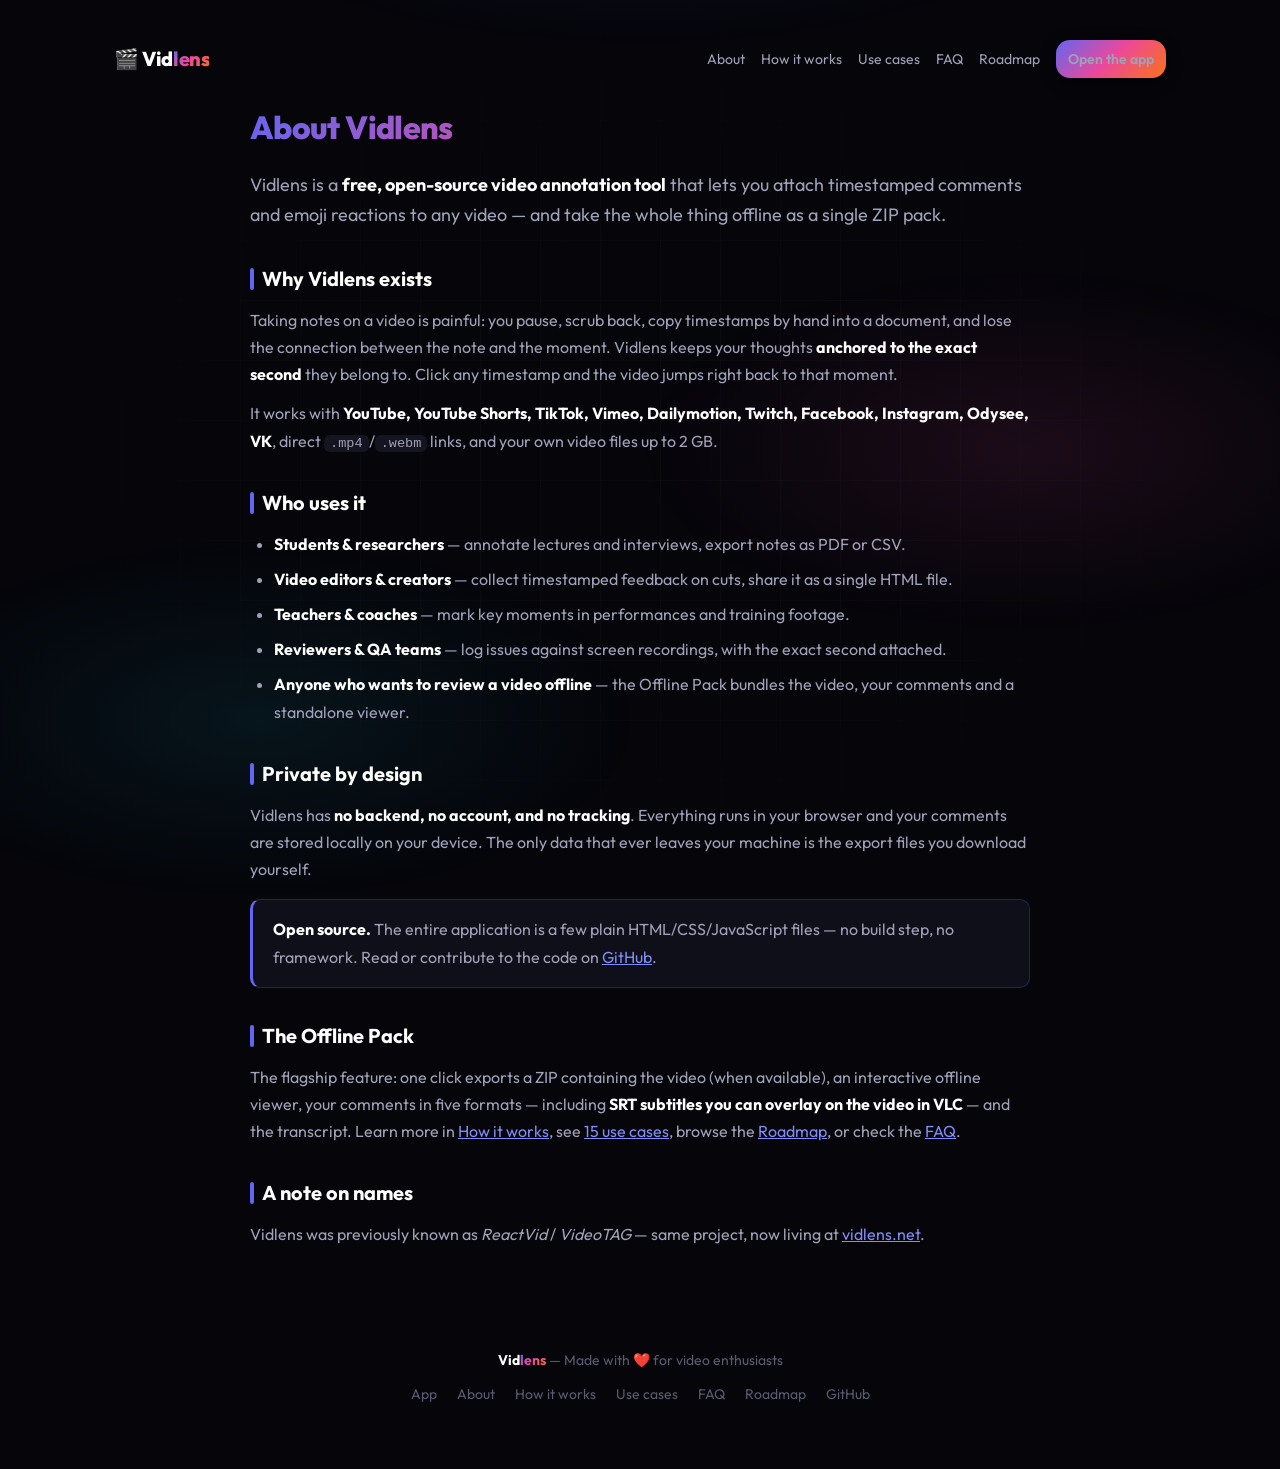
<file: about.html>
<!DOCTYPE html>
<html lang="en">
<head>
  <meta charset="UTF-8">
  <meta name="viewport" content="width=device-width, initial-scale=1.0">
  <title>About Vidlens — Free Video Annotation & Offline Review Tool</title>
  <meta name="description" content="Vidlens is a free, open-source tool for adding timestamped comments and reactions to any video — YouTube, TikTok, Vimeo, MP4 links or local files — with offline ZIP export. No account, no tracking.">
  <meta property="og:image" content="https://vidlens.net/og-image.png">
  <meta property="og:image:width" content="1200">
  <meta property="og:image:height" content="630">
  <meta property="og:image:alt" content="Vidlens — timestamped comments and reactions on any video, exportable offline">
  <meta property="og:locale" content="en_US">
  <meta name="twitter:card" content="summary_large_image">
  <meta name="twitter:title" content="About Vidlens">
  <meta name="twitter:description" content="Free, open-source video annotation with offline export. No account, no backend, no tracking.">
  <meta name="twitter:image" content="https://vidlens.net/og-image.png">
  <meta name="author" content="Gauthier Bros">
  <meta name="robots" content="index, follow, max-image-preview:large">
  <link rel="canonical" href="https://vidlens.net/about.html">
  <meta name="theme-color" content="#05050a">
  <meta property="og:title" content="About Vidlens">
  <meta property="og:description" content="Free, open-source video annotation with offline export. No account, no backend, no tracking.">
  <meta property="og:type" content="website">
  <meta property="og:url" content="https://vidlens.net/about.html">
  <meta property="og:site_name" content="Vidlens">
  <link rel="icon" type="image/png" sizes="32x32" href="/favicon-32.png">
  <link rel="icon" type="image/png" sizes="192x192" href="/icon-192.png">
  <link rel="apple-touch-icon" sizes="180x180" href="/apple-touch-icon.png">
  <link rel="manifest" href="/site.webmanifest">
  <link href="https://fonts.googleapis.com/css2?family=Outfit:wght@300;400;500;600;700;800;900&display=swap" rel="stylesheet">
  <link rel="stylesheet" href="styles.css">
  <script type="application/ld+json">
  {
    "@context": "https://schema.org",
    "@type": "AboutPage",
    "name": "About Vidlens",
    "url": "https://vidlens.net/about.html",
    "mainEntity": {
      "@type": "WebApplication",
      "name": "Vidlens",
      "url": "https://vidlens.net/",
      "applicationCategory": "MultimediaApplication",
      "offers": { "@type": "Offer", "price": "0", "priceCurrency": "USD" }
    }
  }
  </script>
</head>
<body>
  <div class="bg-effects">
    <div class="bg-gradient"></div>
    <div class="bg-grid"></div>
  </div>

  <div class="app">
    <header class="page-header">
      <a class="page-logo" href="./">🎬 Vid<span>lens</span></a>
      <nav class="page-nav" aria-label="Main navigation">
        <a href="about.html" aria-current="page">About</a>
        <a href="guide.html">How it works</a>
        <a href="use-cases.html">Use cases</a>
        <a href="faq.html">FAQ</a>
        <a href="roadmap.html">Roadmap</a>
        <a href="./" class="btn btn--primary btn--sm">Open the app</a>
      </nav>
    </header>

    <main class="page">
      <h1>About Vidlens</h1>
      <p class="page-lead">
        Vidlens is a <strong>free, open-source video annotation tool</strong> that lets you attach
        timestamped comments and emoji reactions to any video — and take the whole thing
        offline as a single ZIP pack.
      </p>

      <h2>Why Vidlens exists</h2>
      <p>
        Taking notes on a video is painful: you pause, scrub back, copy timestamps by hand into a
        document, and lose the connection between the note and the moment. Vidlens keeps your
        thoughts <strong>anchored to the exact second</strong> they belong to. Click any timestamp
        and the video jumps right back to that moment.
      </p>
      <p>
        It works with <strong>YouTube, YouTube Shorts, TikTok, Vimeo, Dailymotion, Twitch, Facebook,
        Instagram, Odysee, VK</strong>, direct <code>.mp4</code>/<code>.webm</code> links, and your own
        video files up to 2&nbsp;GB.
      </p>

      <h2>Who uses it</h2>
      <ul>
        <li><strong>Students &amp; researchers</strong> — annotate lectures and interviews, export notes as PDF or CSV.</li>
        <li><strong>Video editors &amp; creators</strong> — collect timestamped feedback on cuts, share it as a single HTML file.</li>
        <li><strong>Teachers &amp; coaches</strong> — mark key moments in performances and training footage.</li>
        <li><strong>Reviewers &amp; QA teams</strong> — log issues against screen recordings, with the exact second attached.</li>
        <li><strong>Anyone who wants to review a video offline</strong> — the Offline Pack bundles the video, your comments and a standalone viewer.</li>
      </ul>

      <h2>Private by design</h2>
      <p>
        Vidlens has <strong>no backend, no account, and no tracking</strong>. Everything runs in your
        browser and your comments are stored locally on your device. The only data that ever leaves
        your machine is the export files you download yourself.
      </p>

      <div class="page-callout">
        <p>
          <strong>Open source.</strong> The entire application is a few plain HTML/CSS/JavaScript files —
          no build step, no framework. Read or contribute to the code on
          <a href="https://github.com/VideoTag/videotag" target="_blank" rel="noopener">GitHub</a>.
        </p>
      </div>

      <h2>The Offline Pack</h2>
      <p>
        The flagship feature: one click exports a ZIP containing the video (when available), an
        interactive offline viewer, your comments in five formats — including
        <strong>SRT subtitles you can overlay on the video in VLC</strong> — and the transcript.
        Learn more in <a href="guide.html">How it works</a>, see <a href="use-cases.html">15 use cases</a>,
        browse the <a href="roadmap.html">Roadmap</a>, or check the <a href="faq.html">FAQ</a>.
      </p>

      <h2>A note on names</h2>
      <p>
        Vidlens was previously known as <em>ReactVid</em> / <em>VideoTAG</em> — same project, now living at
        <a href="https://vidlens.net/">vidlens.net</a>.
      </p>
    </main>

    <footer class="footer">
      <p class="footer__text">
        <span class="footer__logo">Vid<span>lens</span></span>
        — Made with ❤️ for video enthusiasts
      </p>
      <nav class="footer__nav" aria-label="Site pages">
        <a href="./">App</a>
        <a href="about.html">About</a>
        <a href="guide.html">How it works</a>
        <a href="use-cases.html">Use cases</a>
        <a href="faq.html">FAQ</a>
        <a href="roadmap.html">Roadmap</a>
        <a href="https://github.com/VideoTag/videotag" target="_blank" rel="noopener">GitHub</a>
      </nav>
    </footer>
  </div>
</body>
</html>
</file>
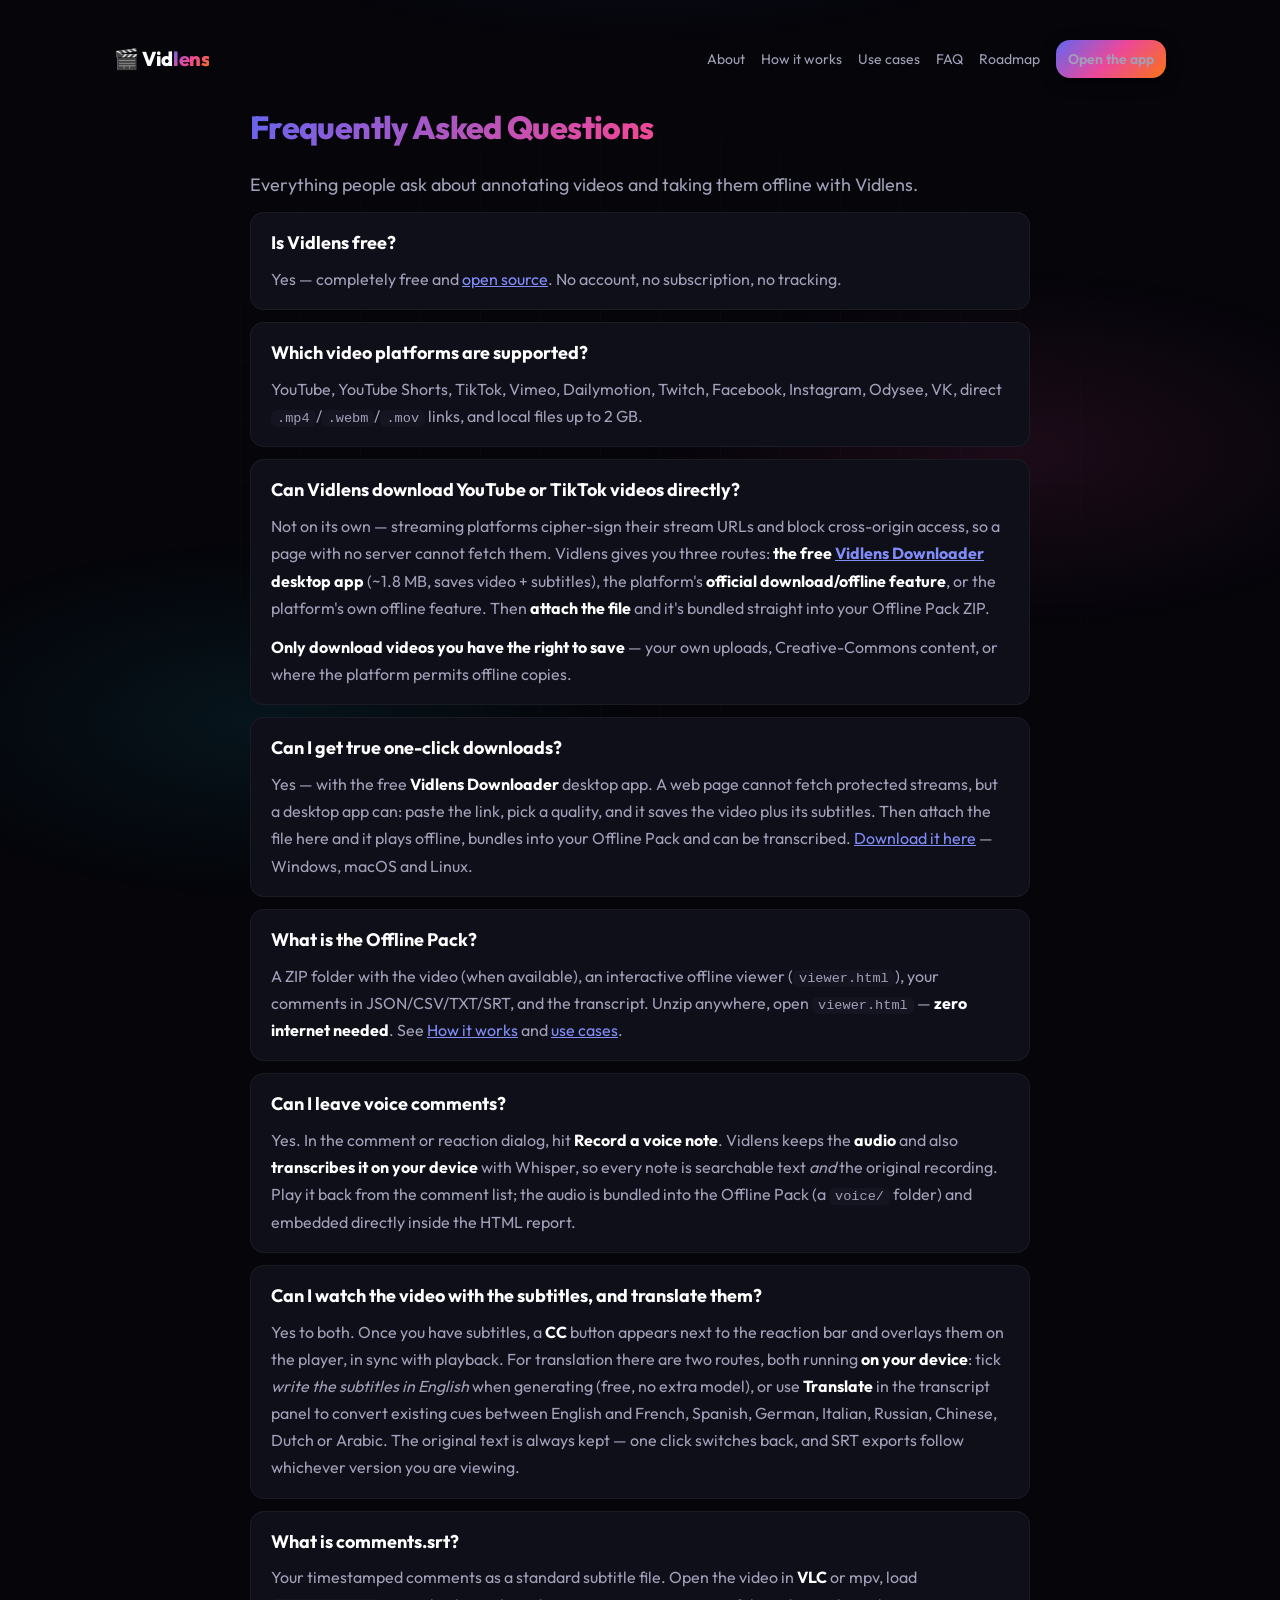
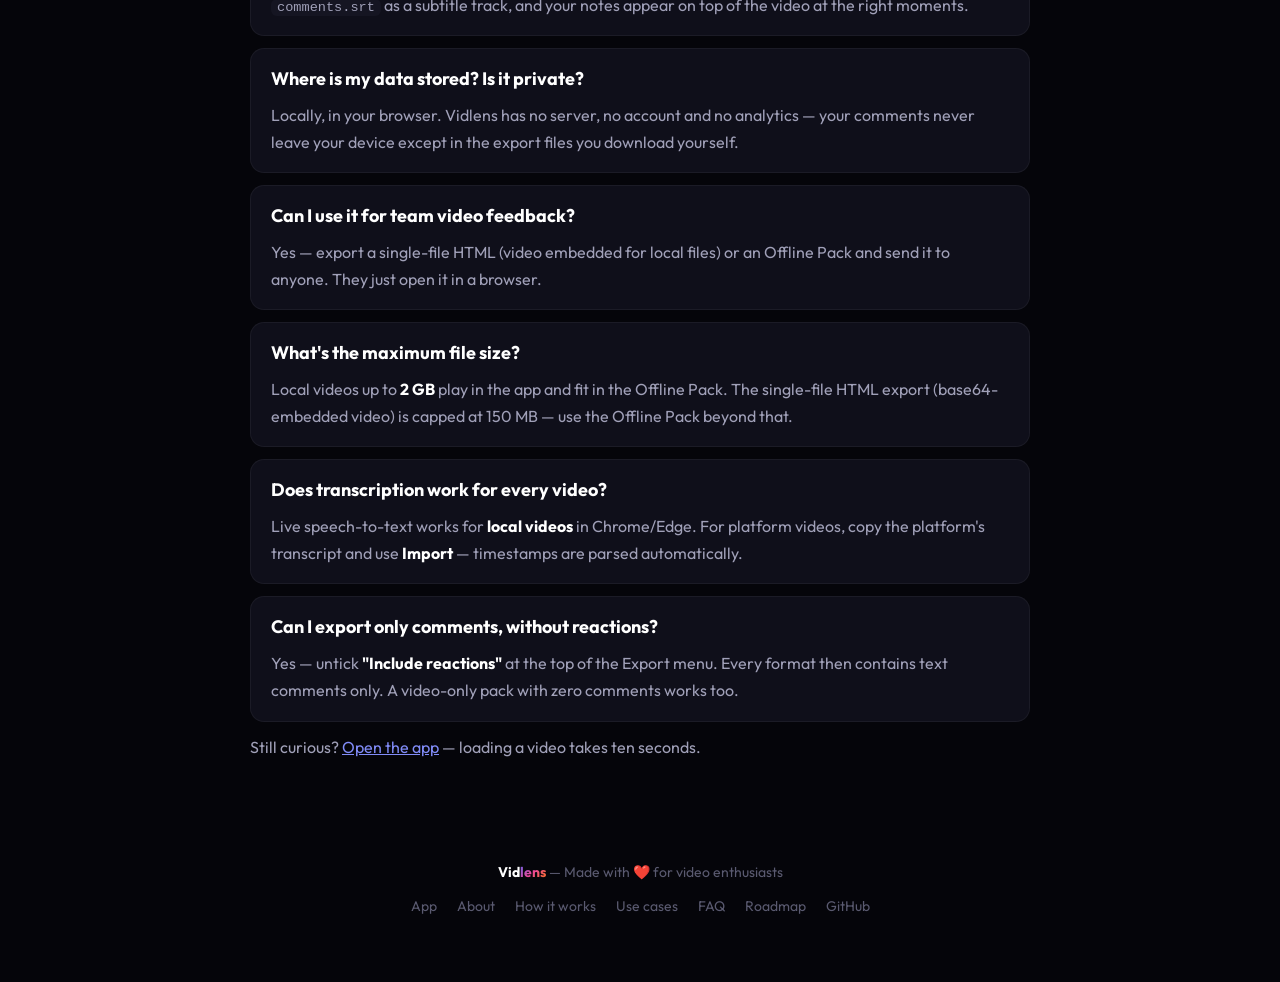
<file: faq.html>
<!DOCTYPE html>
<html lang="en">
<head>
  <meta charset="UTF-8">
  <meta name="viewport" content="width=device-width, initial-scale=1.0">
  <title>Vidlens FAQ — Offline Video Review, Downloads, Privacy</title>
  <meta name="description" content="Frequently asked questions about Vidlens: supported platforms, downloading videos for offline review, the Offline Pack ZIP, SRT comment subtitles, privacy and file limits.">
  <meta property="og:image" content="https://vidlens.net/og-image.png">
  <meta property="og:image:width" content="1200">
  <meta property="og:image:height" content="630">
  <meta property="og:image:alt" content="Vidlens — timestamped comments and reactions on any video, exportable offline">
  <meta property="og:locale" content="en_US">
  <meta name="twitter:card" content="summary_large_image">
  <meta name="twitter:title" content="Vidlens FAQ">
  <meta name="twitter:description" content="Everything about annotating videos and reviewing them offline with Vidlens.">
  <meta name="twitter:image" content="https://vidlens.net/og-image.png">
  <meta name="author" content="Gauthier Bros">
  <meta name="robots" content="index, follow, max-image-preview:large">
  <link rel="canonical" href="https://vidlens.net/faq.html">
  <meta name="theme-color" content="#05050a">
  <meta property="og:title" content="Vidlens FAQ">
  <meta property="og:description" content="Everything about annotating videos and reviewing them offline with Vidlens.">
  <meta property="og:type" content="website">
  <meta property="og:url" content="https://vidlens.net/faq.html">
  <meta property="og:site_name" content="Vidlens">
  <link rel="icon" type="image/png" sizes="32x32" href="/favicon-32.png">
  <link rel="icon" type="image/png" sizes="192x192" href="/icon-192.png">
  <link rel="apple-touch-icon" sizes="180x180" href="/apple-touch-icon.png">
  <link rel="manifest" href="/site.webmanifest">
  <link href="https://fonts.googleapis.com/css2?family=Outfit:wght@300;400;500;600;700;800;900&display=swap" rel="stylesheet">
  <link rel="stylesheet" href="styles.css">
  <script type="application/ld+json">
  {
    "@context": "https://schema.org",
    "@type": "FAQPage",
    "mainEntity": [
      { "@type": "Question", "name": "Is Vidlens free?", "acceptedAnswer": { "@type": "Answer", "text": "Yes. Vidlens is completely free and open source. There is no account, no subscription and no tracking. The code is on GitHub." } },
      { "@type": "Question", "name": "Which video platforms are supported?", "acceptedAnswer": { "@type": "Answer", "text": "YouTube, YouTube Shorts, TikTok, Vimeo, Dailymotion, Twitch, Facebook, Instagram, Odysee, VK, direct .mp4/.webm/.mov links, and local video files up to 2 GB." } },
      { "@type": "Question", "name": "Can Vidlens download YouTube or TikTok videos directly?", "acceptedAnswer": { "@type": "Answer", "text": "No web page can download protected streams from YouTube or TikTok - their streams are technically locked and their terms restrict it. Vidlens guides you instead: use the platform's official download or offline feature, or an external open-source downloader like cobalt.tools (the app opens it in a new tab with your video URL copied). Then attach the file and it is bundled into your Offline Pack. Only download videos you have the right to save." } },
      { "@type": "Question", "name": "What is the Offline Pack?", "acceptedAnswer": { "@type": "Answer", "text": "A ZIP folder containing the video (when available), an interactive offline viewer (viewer.html), your comments in JSON, CSV, TXT and SRT formats, plus the transcript. It works completely offline - unzip and open viewer.html in any browser." } },
      { "@type": "Question", "name": "What is comments.srt?", "acceptedAnswer": { "@type": "Answer", "text": "Your timestamped comments exported as a standard subtitle file. Open the video in VLC or mpv and load comments.srt as a subtitle track to see your notes displayed on top of the video at the right moments." } },
      { "@type": "Question", "name": "Where is my data stored? Is it private?", "acceptedAnswer": { "@type": "Answer", "text": "Everything is stored locally in your browser (localStorage). Vidlens has no server, no account and no analytics. Your comments never leave your device except in the export files you download yourself." } },
      { "@type": "Question", "name": "Can I use Vidlens for team video feedback?", "acceptedAnswer": { "@type": "Answer", "text": "Yes. Export a single-file HTML (with the video embedded for local files) or an Offline Pack ZIP and send it to anyone - they open it in a browser with no software or account needed." } },
      { "@type": "Question", "name": "What is the maximum file size?", "acceptedAnswer": { "@type": "Answer", "text": "Local videos up to 2 GB play in the app and can be bundled in the Offline Pack. The single-file HTML export embeds video as base64 and is capped at 150 MB - use the Offline Pack for bigger files." } },
      { "@type": "Question", "name": "Does transcription work for every video?", "acceptedAnswer": { "@type": "Answer", "text": "Live speech-to-text works for local videos in Chrome and Edge (it uses your browser's speech recognition). For platform videos, copy the platform's own transcript and use Import - Vidlens parses timestamps automatically." } },
      { "@type": "Question", "name": "Can I export only my comments without reactions?", "acceptedAnswer": { "@type": "Answer", "text": "Yes. Untick 'Include reactions' at the top of the Export menu and every format (ZIP, HTML, PDF, CSV, JSON, TXT, SRT) will contain text comments only. You can even export a video-only pack with no comments at all." } }
    ]
  }
  </script>
</head>
<body>
  <div class="bg-effects">
    <div class="bg-gradient"></div>
    <div class="bg-grid"></div>
  </div>

  <div class="app">
    <header class="page-header">
      <a class="page-logo" href="./">🎬 Vid<span>lens</span></a>
      <nav class="page-nav" aria-label="Main navigation">
        <a href="about.html">About</a>
        <a href="guide.html">How it works</a>
        <a href="use-cases.html">Use cases</a>
        <a href="faq.html" aria-current="page">FAQ</a>
        <a href="roadmap.html">Roadmap</a>
        <a href="./" class="btn btn--primary btn--sm">Open the app</a>
      </nav>
    </header>

    <main class="page">
      <h1>Frequently Asked Questions</h1>
      <p class="page-lead">Everything people ask about annotating videos and taking them offline with Vidlens.</p>

      <div class="faq-item">
        <h2>Is Vidlens free?</h2>
        <p>Yes — completely free and <a href="https://github.com/VideoTag/videotag" target="_blank" rel="noopener">open source</a>. No account, no subscription, no tracking.</p>
      </div>

      <div class="faq-item">
        <h2>Which video platforms are supported?</h2>
        <p>YouTube, YouTube Shorts, TikTok, Vimeo, Dailymotion, Twitch, Facebook, Instagram, Odysee, VK, direct <code>.mp4</code>/<code>.webm</code>/<code>.mov</code> links, and local files up to 2&nbsp;GB.</p>
      </div>

      <div class="faq-item">
        <h2>Can Vidlens download YouTube or TikTok videos directly?</h2>
        <p>Not on its own — streaming platforms cipher-sign their stream URLs and block cross-origin access, so a page with no server cannot fetch them. Vidlens gives you three routes: <strong>the free <a href="https://github.com/VideoTag/vidlens-downloads/releases/latest" target="_blank" rel="noopener">Vidlens Downloader</a> desktop app</strong> (~1.8 MB, saves video + subtitles), the platform's <strong>official download/offline feature</strong>, or the platform's own offline feature. Then <strong>attach the file</strong> and it's bundled straight into your Offline Pack ZIP.</p>
        <p><strong>Only download videos you have the right to save</strong> — your own uploads, Creative-Commons content, or where the platform permits offline copies.</p>
      </div>

      <div class="faq-item">
        <h2>Can I get true one-click downloads?</h2>
        <p>Yes — with the free <strong>Vidlens Downloader</strong> desktop app. A web page cannot fetch protected streams, but a desktop app can: paste the link, pick a quality, and it saves the video plus its subtitles. Then attach the file here and it plays offline, bundles into your Offline Pack and can be transcribed. <a href="https://github.com/VideoTag/vidlens-downloads/releases/latest" target="_blank" rel="noopener">Download it here</a> — Windows, macOS and Linux.</p>
      </div>

      <div class="faq-item">
        <h2>What is the Offline Pack?</h2>
        <p>A ZIP folder with the video (when available), an interactive offline viewer (<code>viewer.html</code>), your comments in JSON/CSV/TXT/SRT, and the transcript. Unzip anywhere, open <code>viewer.html</code> — <strong>zero internet needed</strong>. See <a href="guide.html">How it works</a> and <a href="use-cases.html">use cases</a>.</p>
      </div>

      <div class="faq-item">
        <h2>Can I leave voice comments?</h2>
        <p>Yes. In the comment or reaction dialog, hit <strong>Record a voice note</strong>. Vidlens keeps the <strong>audio</strong> and also <strong>transcribes it on your device</strong> with Whisper, so every note is searchable text <em>and</em> the original recording. Play it back from the comment list; the audio is bundled into the Offline Pack (a <code>voice/</code> folder) and embedded directly inside the HTML report.</p>
      </div>

      <div class="faq-item">
        <h2>Can I watch the video with the subtitles, and translate them?</h2>
        <p>Yes to both. Once you have subtitles, a <strong>CC</strong> button appears next to the reaction bar and overlays them on the player, in sync with playback. For translation there are two routes, both running <strong>on your device</strong>: tick <em>write the subtitles in English</em> when generating (free, no extra model), or use <strong>Translate</strong> in the transcript panel to convert existing cues between English and French, Spanish, German, Italian, Russian, Chinese, Dutch or Arabic. The original text is always kept — one click switches back, and SRT exports follow whichever version you are viewing.</p>
      </div>

      <div class="faq-item">
        <h2>What is comments.srt?</h2>
        <p>Your timestamped comments as a standard subtitle file. Open the video in <strong>VLC</strong> or mpv, load <code>comments.srt</code> as a subtitle track, and your notes appear on top of the video at the right moments.</p>
      </div>

      <div class="faq-item">
        <h2>Where is my data stored? Is it private?</h2>
        <p>Locally, in your browser. Vidlens has no server, no account and no analytics — your comments never leave your device except in the export files you download yourself.</p>
      </div>

      <div class="faq-item">
        <h2>Can I use it for team video feedback?</h2>
        <p>Yes — export a single-file HTML (video embedded for local files) or an Offline Pack and send it to anyone. They just open it in a browser.</p>
      </div>

      <div class="faq-item">
        <h2>What's the maximum file size?</h2>
        <p>Local videos up to <strong>2 GB</strong> play in the app and fit in the Offline Pack. The single-file HTML export (base64-embedded video) is capped at 150 MB — use the Offline Pack beyond that.</p>
      </div>

      <div class="faq-item">
        <h2>Does transcription work for every video?</h2>
        <p>Live speech-to-text works for <strong>local videos</strong> in Chrome/Edge. For platform videos, copy the platform's transcript and use <strong>Import</strong> — timestamps are parsed automatically.</p>
      </div>

      <div class="faq-item">
        <h2>Can I export only comments, without reactions?</h2>
        <p>Yes — untick <strong>"Include reactions"</strong> at the top of the Export menu. Every format then contains text comments only. A video-only pack with zero comments works too.</p>
      </div>

      <p>Still curious? <a href="./">Open the app</a> — loading a video takes ten seconds.</p>
    </main>

    <footer class="footer">
      <p class="footer__text">
        <span class="footer__logo">Vid<span>lens</span></span>
        — Made with ❤️ for video enthusiasts
      </p>
      <nav class="footer__nav" aria-label="Site pages">
        <a href="./">App</a>
        <a href="about.html">About</a>
        <a href="guide.html">How it works</a>
        <a href="use-cases.html">Use cases</a>
        <a href="faq.html">FAQ</a>
        <a href="roadmap.html">Roadmap</a>
        <a href="https://github.com/VideoTag/videotag" target="_blank" rel="noopener">GitHub</a>
      </nav>
    </footer>
  </div>
</body>
</html>
</file>
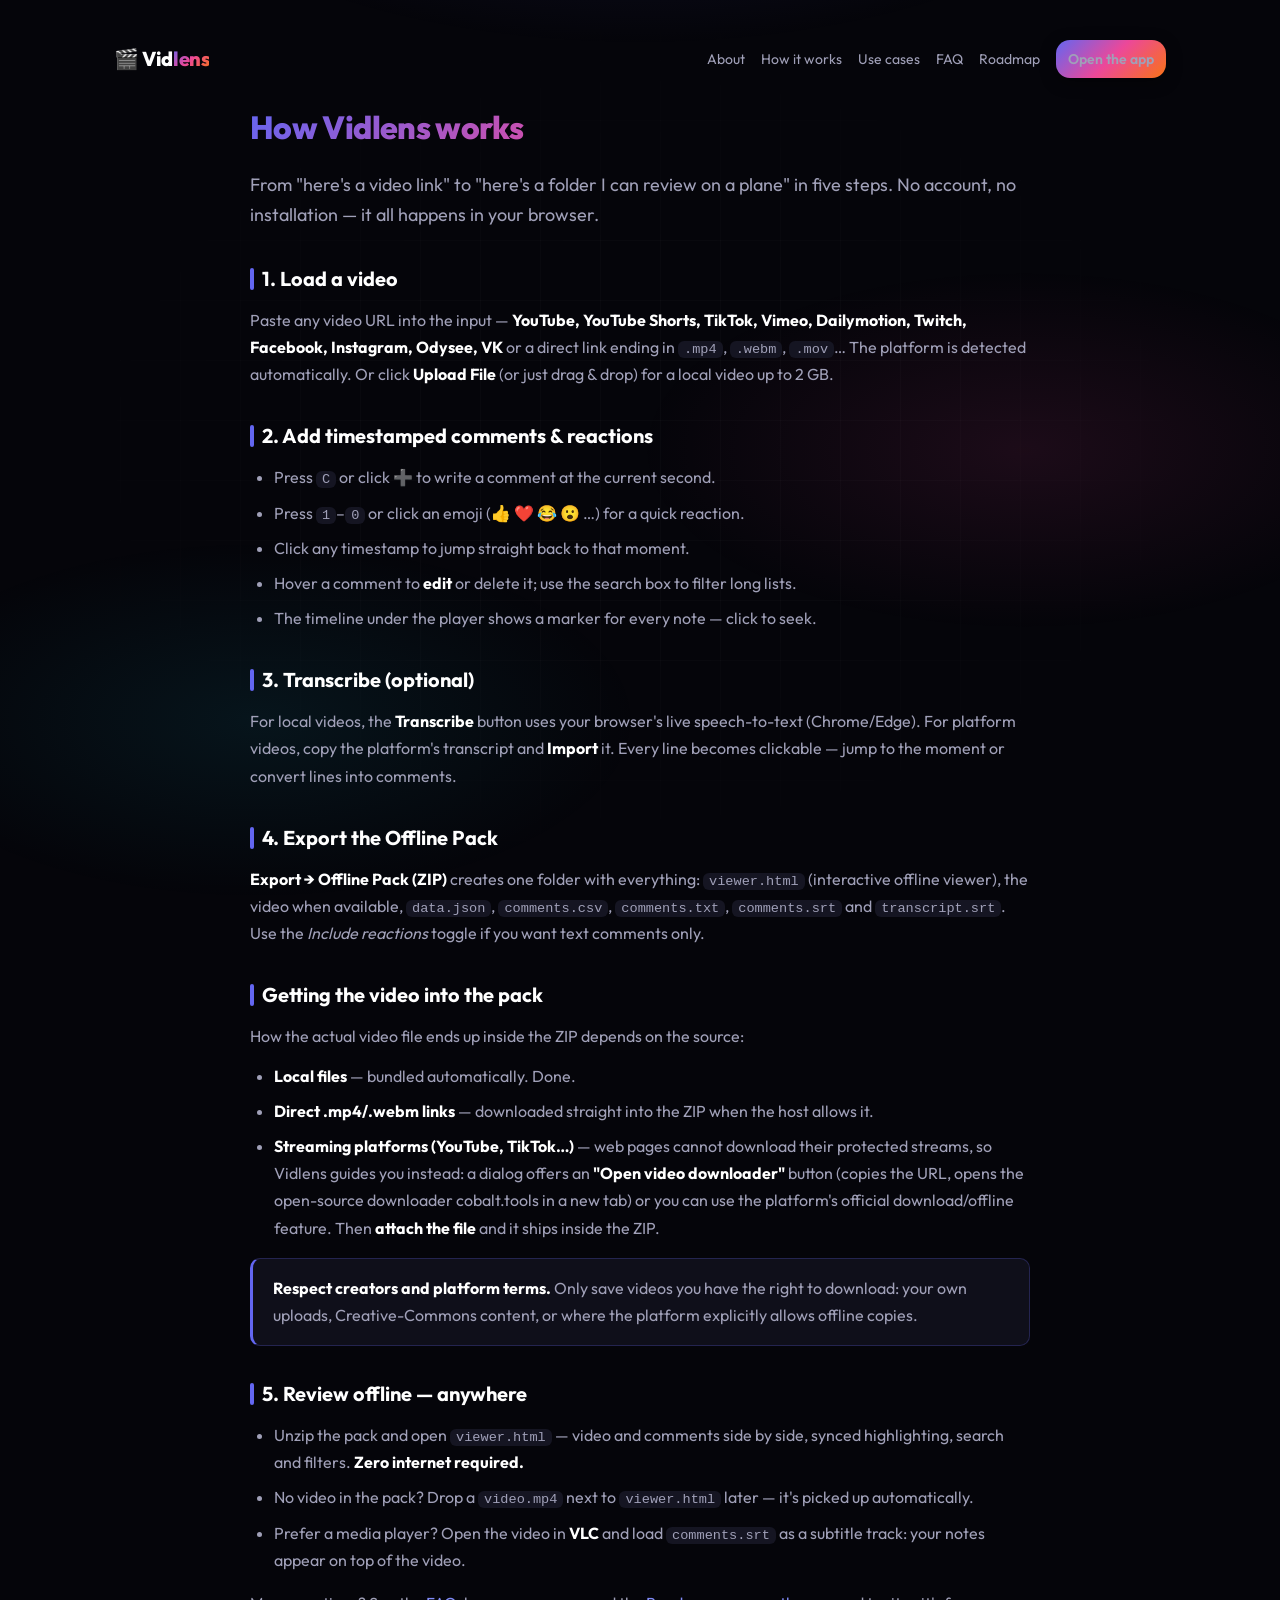
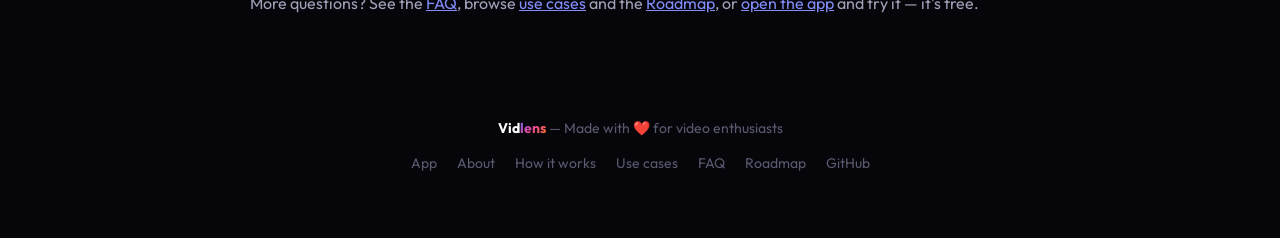
<file: guide.html>
<!DOCTYPE html>
<html lang="en">
<head>
  <meta charset="UTF-8">
  <meta name="viewport" content="width=device-width, initial-scale=1.0">
  <title>How Vidlens Works — Annotate Any Video & Review It Offline</title>
  <meta name="description" content="Step-by-step guide: load any video (YouTube, TikTok, MP4, local file), add timestamped comments, transcribe, and export an Offline Pack ZIP with the video, your notes and SRT subtitles.">
  <meta property="og:image" content="https://vidlens.net/og-image.png">
  <meta property="og:image:width" content="1200">
  <meta property="og:image:height" content="630">
  <meta property="og:image:alt" content="Vidlens — timestamped comments and reactions on any video, exportable offline">
  <meta property="og:locale" content="en_US">
  <meta name="twitter:card" content="summary_large_image">
  <meta name="twitter:title" content="How Vidlens Works">
  <meta name="twitter:description" content="Load a video, add timestamped comments, export everything as an offline ZIP pack.">
  <meta name="twitter:image" content="https://vidlens.net/og-image.png">
  <meta name="author" content="Gauthier Bros">
  <meta name="robots" content="index, follow, max-image-preview:large">
  <link rel="canonical" href="https://vidlens.net/guide.html">
  <meta name="theme-color" content="#05050a">
  <meta property="og:title" content="How Vidlens Works">
  <meta property="og:description" content="Load a video, add timestamped comments, export everything as an offline ZIP pack.">
  <meta property="og:type" content="article">
  <meta property="og:url" content="https://vidlens.net/guide.html">
  <meta property="og:site_name" content="Vidlens">
  <link rel="icon" type="image/png" sizes="32x32" href="/favicon-32.png">
  <link rel="icon" type="image/png" sizes="192x192" href="/icon-192.png">
  <link rel="apple-touch-icon" sizes="180x180" href="/apple-touch-icon.png">
  <link rel="manifest" href="/site.webmanifest">
  <link href="https://fonts.googleapis.com/css2?family=Outfit:wght@300;400;500;600;700;800;900&display=swap" rel="stylesheet">
  <link rel="stylesheet" href="styles.css">
  <script type="application/ld+json">
  {
    "@context": "https://schema.org",
    "@type": "HowTo",
    "name": "How to annotate a video and review it offline with Vidlens",
    "totalTime": "PT5M",
    "step": [
      { "@type": "HowToStep", "position": 1, "name": "Load a video", "text": "Paste any video URL (YouTube, TikTok, Vimeo, direct MP4) or upload a local file up to 2 GB. The platform is detected automatically.", "url": "https://vidlens.net/guide.html#step-load" },
      { "@type": "HowToStep", "position": 2, "name": "Add timestamped comments and reactions", "text": "Press C for a comment or keys 1-0 for emoji reactions. Every note is anchored to the current second of the video.", "url": "https://vidlens.net/guide.html#step-annotate" },
      { "@type": "HowToStep", "position": 3, "name": "Transcribe (optional)", "text": "Use live speech-to-text for local videos or import an existing transcript, then click any line to jump or turn it into a comment.", "url": "https://vidlens.net/guide.html#step-transcribe" },
      { "@type": "HowToStep", "position": 4, "name": "Export the Offline Pack", "text": "Export > Offline Pack (ZIP) bundles the video, an offline viewer, your comments in five formats and the transcript into one folder.", "url": "https://vidlens.net/guide.html#step-export" },
      { "@type": "HowToStep", "position": 5, "name": "Review offline", "text": "Unzip anywhere and open viewer.html - no internet needed. Or open the video in VLC with comments.srt to see your notes as subtitles.", "url": "https://vidlens.net/guide.html#step-review" }
    ]
  }
  </script>
</head>
<body>
  <div class="bg-effects">
    <div class="bg-gradient"></div>
    <div class="bg-grid"></div>
  </div>

  <div class="app">
    <header class="page-header">
      <a class="page-logo" href="./">🎬 Vid<span>lens</span></a>
      <nav class="page-nav" aria-label="Main navigation">
        <a href="about.html">About</a>
        <a href="guide.html" aria-current="page">How it works</a>
        <a href="use-cases.html">Use cases</a>
        <a href="faq.html">FAQ</a>
        <a href="roadmap.html">Roadmap</a>
        <a href="./" class="btn btn--primary btn--sm">Open the app</a>
      </nav>
    </header>

    <main class="page">
      <h1>How Vidlens works</h1>
      <p class="page-lead">
        From "here's a video link" to "here's a folder I can review on a plane" in five steps.
        No account, no installation — it all happens in your browser.
      </p>

      <h2 id="step-load">1. Load a video</h2>
      <p>
        Paste any video URL into the input — <strong>YouTube, YouTube Shorts, TikTok, Vimeo,
        Dailymotion, Twitch, Facebook, Instagram, Odysee, VK</strong> or a direct link ending in
        <code>.mp4</code>, <code>.webm</code>, <code>.mov</code>… The platform is detected automatically.
        Or click <strong>Upload File</strong> (or just drag &amp; drop) for a local video up to 2&nbsp;GB.
      </p>

      <h2 id="step-annotate">2. Add timestamped comments &amp; reactions</h2>
      <ul>
        <li>Press <code>C</code> or click ➕ to write a comment at the current second.</li>
        <li>Press <code>1</code>–<code>0</code> or click an emoji (👍 ❤️ 😂 😮 …) for a quick reaction.</li>
        <li>Click any timestamp to jump straight back to that moment.</li>
        <li>Hover a comment to <strong>edit</strong> or delete it; use the search box to filter long lists.</li>
        <li>The timeline under the player shows a marker for every note — click to seek.</li>
      </ul>

      <h2 id="step-transcribe">3. Transcribe (optional)</h2>
      <p>
        For local videos, the <strong>Transcribe</strong> button uses your browser's live speech-to-text
        (Chrome/Edge). For platform videos, copy the platform's transcript and <strong>Import</strong> it.
        Every line becomes clickable — jump to the moment or convert lines into comments.
      </p>

      <h2 id="step-export">4. Export the Offline Pack</h2>
      <p>
        <strong>Export → Offline Pack (ZIP)</strong> creates one folder with everything:
        <code>viewer.html</code> (interactive offline viewer), the video when available,
        <code>data.json</code>, <code>comments.csv</code>, <code>comments.txt</code>,
        <code>comments.srt</code> and <code>transcript.srt</code>.
        Use the <em>Include reactions</em> toggle if you want text comments only.
      </p>

      <h2>Getting the video into the pack</h2>
      <p>How the actual video file ends up inside the ZIP depends on the source:</p>
      <ul>
        <li><strong>Local files</strong> — bundled automatically. Done.</li>
        <li><strong>Direct .mp4/.webm links</strong> — downloaded straight into the ZIP when the host allows it.</li>
        <li><strong>Streaming platforms (YouTube, TikTok…)</strong> — web pages cannot download their protected
          streams, so Vidlens guides you instead: a dialog offers an <strong>"Open video downloader"</strong>
          button (copies the URL, opens the open-source downloader cobalt.tools in a new tab) or you can use the
          platform's official download/offline feature. Then <strong>attach the file</strong> and it ships inside the ZIP.</li>
      </ul>
      <div class="page-callout">
        <p>
          <strong>Respect creators and platform terms.</strong> Only save videos you have the right to download:
          your own uploads, Creative-Commons content, or where the platform explicitly allows offline copies.
        </p>
      </div>

      <h2 id="step-review">5. Review offline — anywhere</h2>
      <ul>
        <li>Unzip the pack and open <code>viewer.html</code> — video and comments side by side,
          synced highlighting, search and filters. <strong>Zero internet required.</strong></li>
        <li>No video in the pack? Drop a <code>video.mp4</code> next to <code>viewer.html</code> later —
          it's picked up automatically.</li>
        <li>Prefer a media player? Open the video in <strong>VLC</strong> and load
          <code>comments.srt</code> as a subtitle track: your notes appear on top of the video.</li>
      </ul>

      <p>
        More questions? See the <a href="faq.html">FAQ</a>, browse <a href="use-cases.html">use cases</a>
        and the <a href="roadmap.html">Roadmap</a>, or
        <a href="./">open the app</a> and try it — it's free.
      </p>
    </main>

    <footer class="footer">
      <p class="footer__text">
        <span class="footer__logo">Vid<span>lens</span></span>
        — Made with ❤️ for video enthusiasts
      </p>
      <nav class="footer__nav" aria-label="Site pages">
        <a href="./">App</a>
        <a href="about.html">About</a>
        <a href="guide.html">How it works</a>
        <a href="use-cases.html">Use cases</a>
        <a href="faq.html">FAQ</a>
        <a href="roadmap.html">Roadmap</a>
        <a href="https://github.com/VideoTag/videotag" target="_blank" rel="noopener">GitHub</a>
      </nav>
    </footer>
  </div>
</body>
</html>
</file>
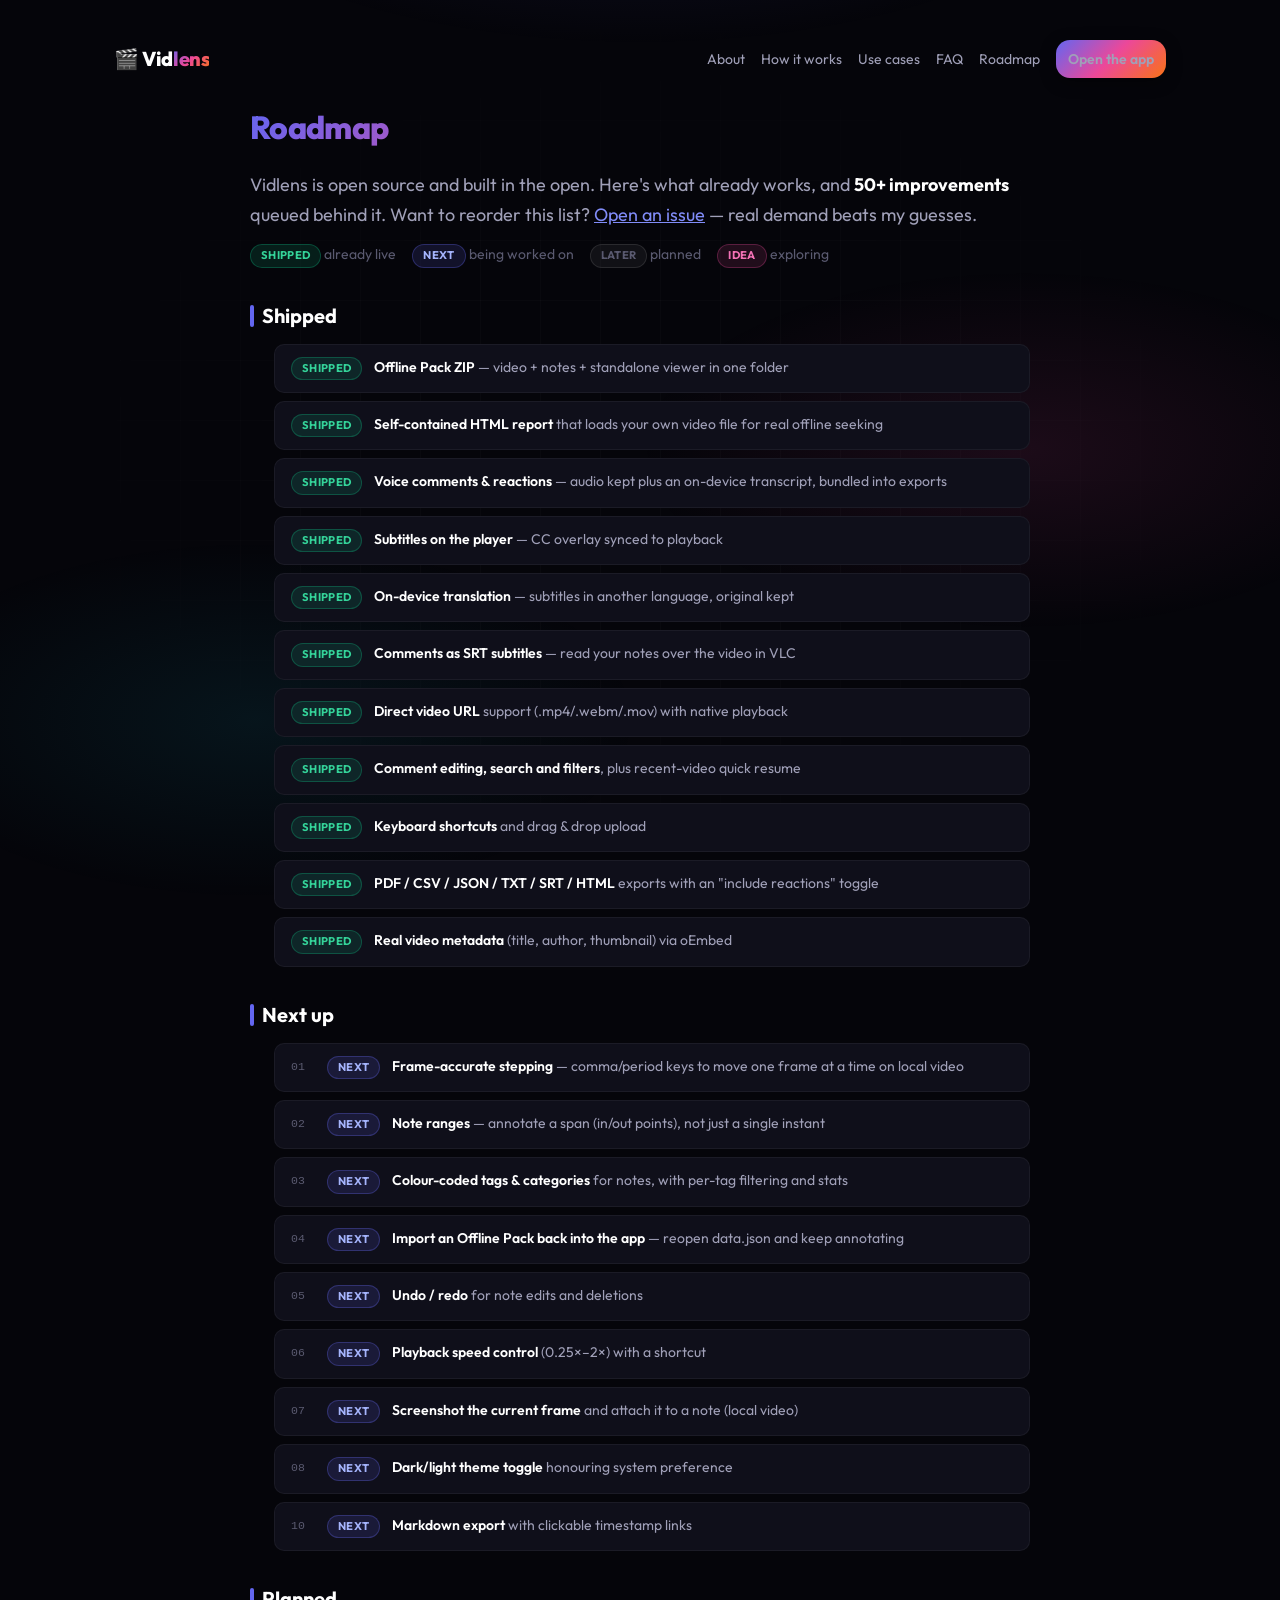
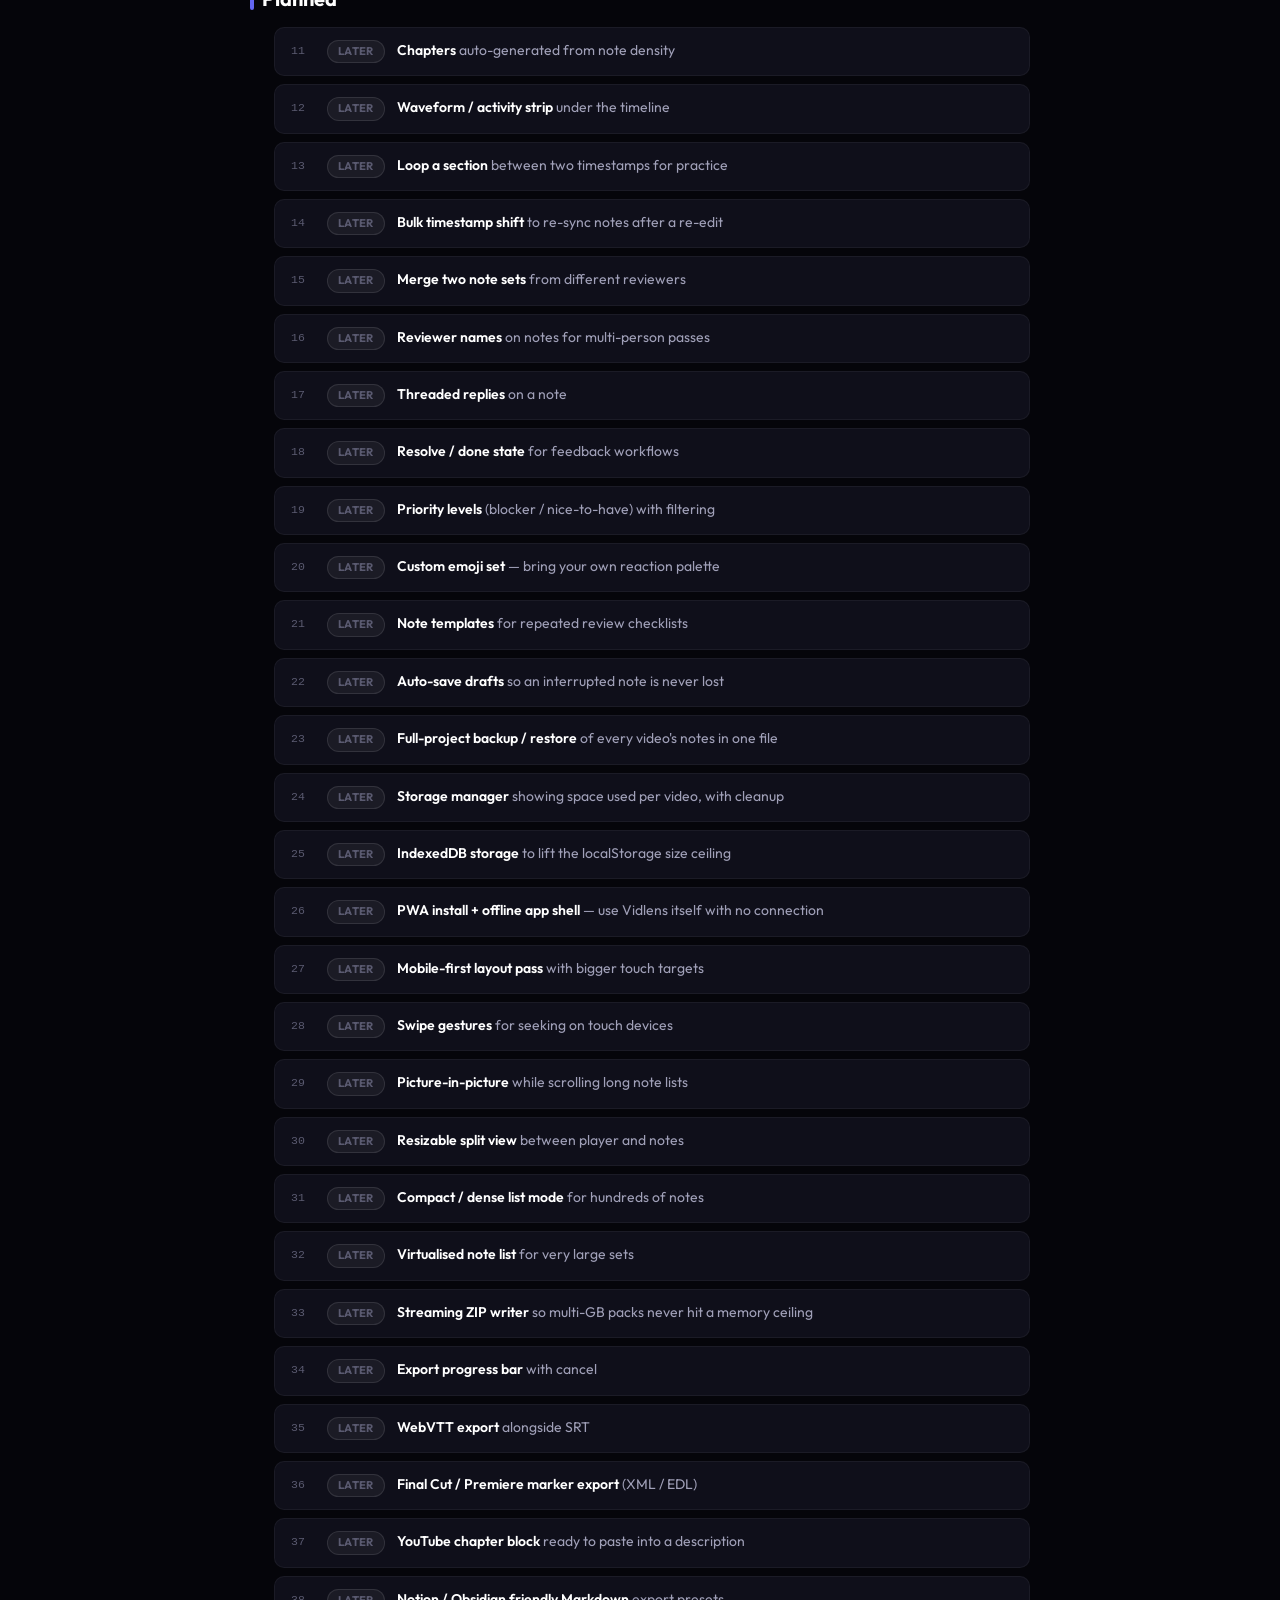
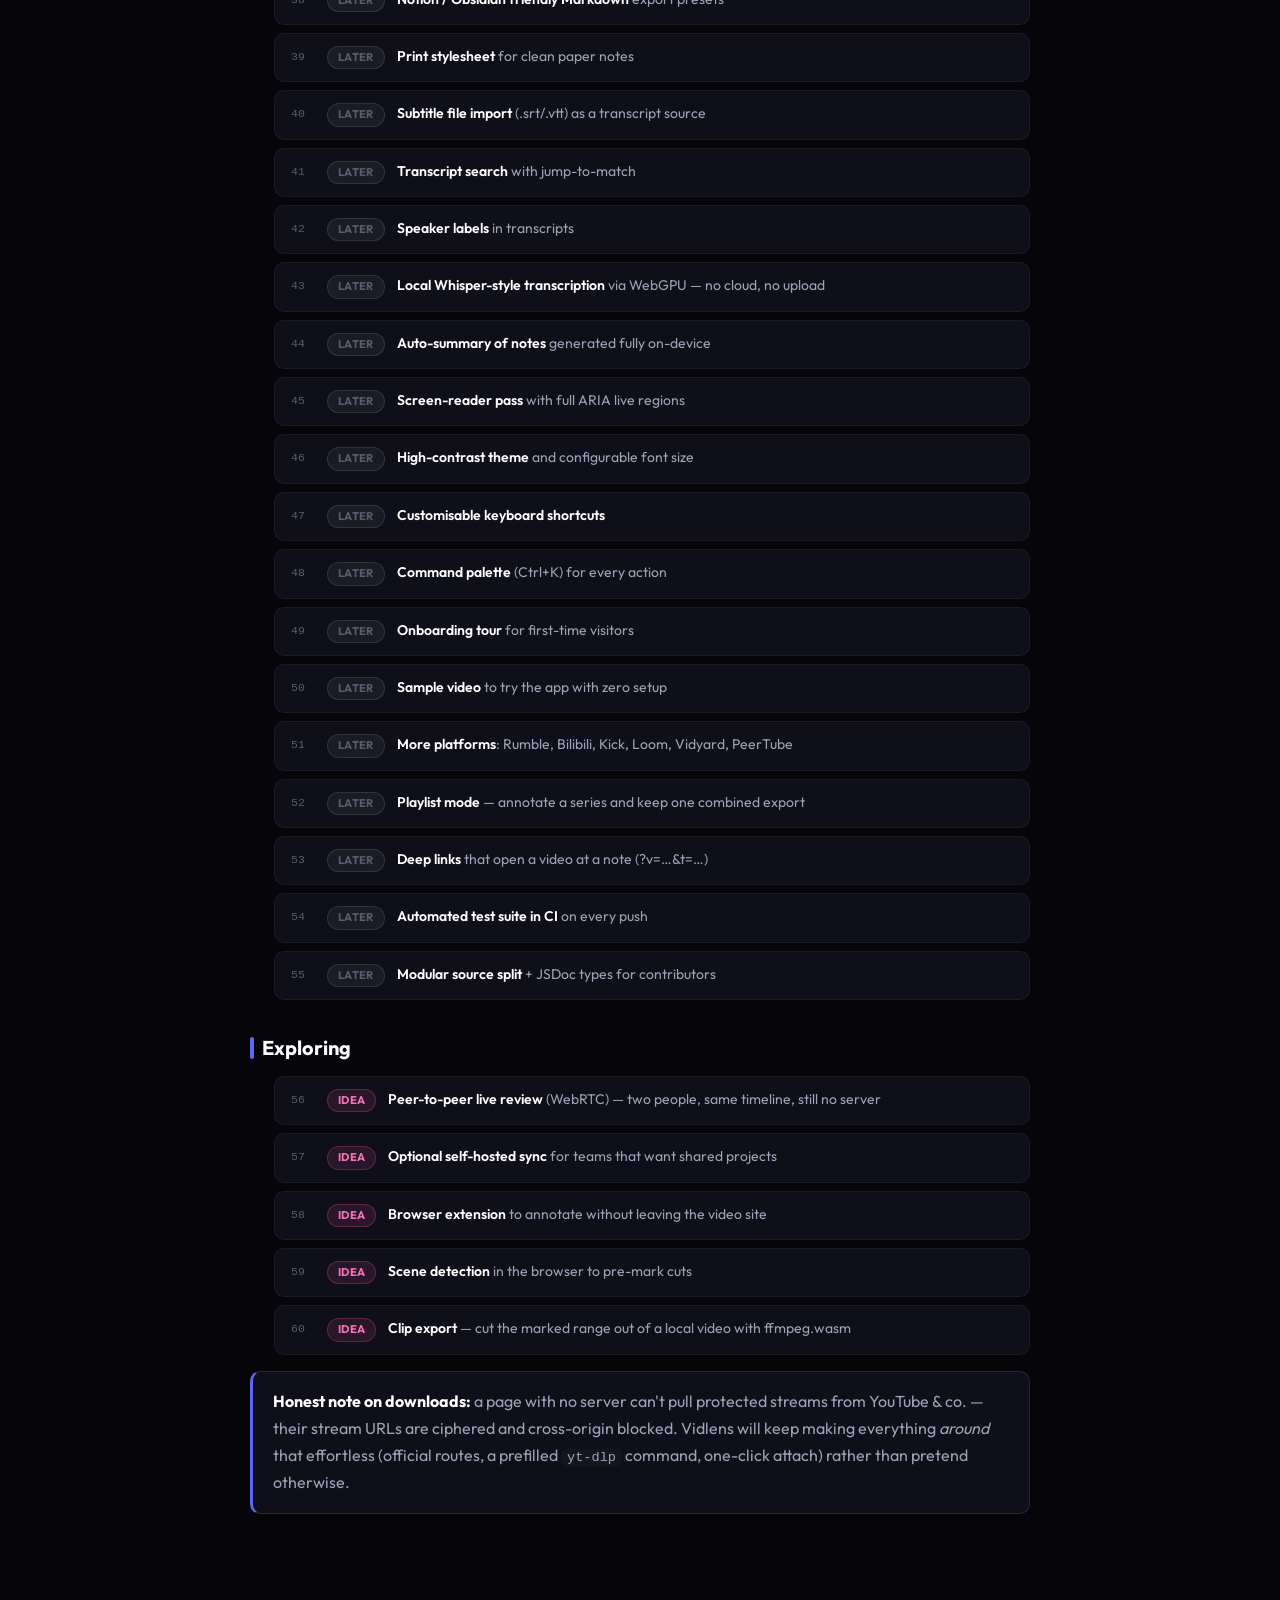
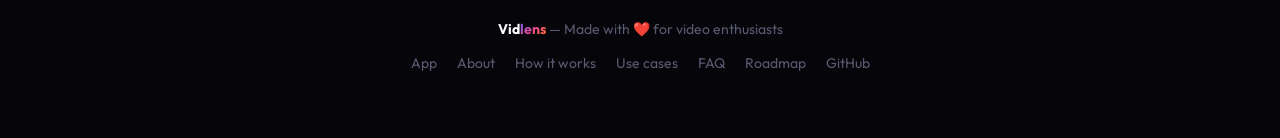
<file: roadmap.html>
<!DOCTYPE html>
<html lang="en">
<head>
  <meta charset="UTF-8">
  <meta name="viewport" content="width=device-width, initial-scale=1.0">
  <title>Vidlens Roadmap — 50+ Planned Improvements</title>
  <meta name="description" content="What's shipped and what's next for Vidlens: 50+ planned improvements across annotation, playback, exports, collaboration, accessibility and performance. Open source — suggestions welcome.">
  <meta property="og:image" content="https://vidlens.net/og-image.png">
  <meta property="og:image:width" content="1200">
  <meta property="og:image:height" content="630">
  <meta property="og:image:alt" content="Vidlens — timestamped comments and reactions on any video, exportable offline">
  <meta property="og:locale" content="en_US">
  <meta name="twitter:card" content="summary_large_image">
  <meta name="twitter:title" content="Vidlens Roadmap">
  <meta name="twitter:description" content="Shipped features and 50+ planned improvements. Open source — vote with an issue.">
  <meta name="twitter:image" content="https://vidlens.net/og-image.png">
  <meta name="author" content="Gauthier Bros">
  <meta name="robots" content="index, follow, max-image-preview:large">
  <link rel="canonical" href="https://vidlens.net/roadmap.html">
  <meta name="theme-color" content="#05050a">
  <meta property="og:title" content="Vidlens Roadmap">
  <meta property="og:description" content="Shipped features and 50+ planned improvements. Open source — vote with an issue.">
  <meta property="og:type" content="article">
  <meta property="og:url" content="https://vidlens.net/roadmap.html">
  <meta property="og:site_name" content="Vidlens">
  <link rel="icon" type="image/png" sizes="32x32" href="/favicon-32.png">
  <link rel="icon" type="image/png" sizes="192x192" href="/icon-192.png">
  <link rel="apple-touch-icon" sizes="180x180" href="/apple-touch-icon.png">
  <link rel="manifest" href="/site.webmanifest">
  <link href="https://fonts.googleapis.com/css2?family=Outfit:wght@300;400;500;600;700;800;900&display=swap" rel="stylesheet">
  <link rel="stylesheet" href="styles.css">
  <style>
    .rm-legend { display: flex; gap: var(--space-4); flex-wrap: wrap; margin-bottom: var(--space-6); font-size: var(--text-sm); color: var(--color-text-muted); }
    .rm-tag { display: inline-flex; align-items: center; gap: 6px; padding: 2px 10px; border-radius: var(--radius-full); font-size: 0.7rem; font-weight: 700; letter-spacing: 0.03em; text-transform: uppercase; flex-shrink: 0; }
    .rm-tag--done { background: rgba(16,185,129,0.14); color: #34d399; border: 1px solid rgba(16,185,129,0.3); }
    .rm-tag--next { background: rgba(99,102,241,0.14); color: #a5b4fc; border: 1px solid rgba(99,102,241,0.3); }
    .rm-tag--later { background: rgba(255,255,255,0.05); color: var(--color-text-muted); border: 1px solid rgba(255,255,255,0.1); }
    .rm-tag--idea { background: rgba(236,72,153,0.12); color: #f472b6; border: 1px solid rgba(236,72,153,0.28); }
    .rm-list { list-style: none; padding: 0; margin: 0 0 var(--space-6); }
    .rm-list li { display: flex; gap: var(--space-3); align-items: flex-start; padding: var(--space-3) var(--space-4); background: var(--color-surface); border: 1px solid rgba(255,255,255,0.05); border-radius: var(--radius-md); margin-bottom: var(--space-2); color: var(--color-text-secondary); font-size: var(--text-sm); line-height: 1.55; }
    .rm-list li b { color: var(--color-text); font-weight: 600; }
    .rm-num { color: var(--color-text-muted); font-family: var(--font-mono); font-size: 0.72rem; min-width: 24px; padding-top: 2px; }
  </style>
  <script type="application/ld+json">
  {
    "@context": "https://schema.org",
    "@type": "Article",
    "headline": "Vidlens Roadmap — 50+ planned improvements",
    "url": "https://vidlens.net/roadmap.html",
    "author": { "@type": "Person", "name": "Gauthier Bros" },
    "publisher": { "@type": "Organization", "name": "Vidlens", "url": "https://vidlens.net/" },
    "description": "Shipped features and more than fifty planned improvements for the Vidlens video annotation tool."
  }
  </script>
</head>
<body>
  <div class="bg-effects">
    <div class="bg-gradient"></div>
    <div class="bg-grid"></div>
  </div>

  <div class="app">
    <header class="page-header">
      <a class="page-logo" href="./">🎬 Vid<span>lens</span></a>
      <nav class="page-nav" aria-label="Main navigation">
        <a href="about.html">About</a>
        <a href="guide.html">How it works</a>
        <a href="use-cases.html">Use cases</a>
        <a href="faq.html">FAQ</a>
        <a href="roadmap.html" aria-current="page">Roadmap</a>
        <a href="./" class="btn btn--primary btn--sm">Open the app</a>
      </nav>
    </header>

    <main class="page">
      <h1>Roadmap</h1>
      <p class="page-lead">
        Vidlens is open source and built in the open. Here's what already works, and
        <strong>50+ improvements</strong> queued behind it. Want to reorder this list?
        <a href="https://github.com/VideoTag/videotag/issues" target="_blank" rel="noopener">Open an issue</a> —
        real demand beats my guesses.
      </p>

      <div class="rm-legend">
        <span><span class="rm-tag rm-tag--done">Shipped</span> already live</span>
        <span><span class="rm-tag rm-tag--next">Next</span> being worked on</span>
        <span><span class="rm-tag rm-tag--later">Later</span> planned</span>
        <span><span class="rm-tag rm-tag--idea">Idea</span> exploring</span>
      </div>

      <h2>Shipped</h2>
      <ul class="rm-list">
        <li><span class="rm-tag rm-tag--done">Shipped</span><span><b>Offline Pack ZIP</b> — video + notes + standalone viewer in one folder</span></li>
        <li><span class="rm-tag rm-tag--done">Shipped</span><span><b>Self-contained HTML report</b> that loads your own video file for real offline seeking</span></li>
        <li><span class="rm-tag rm-tag--done">Shipped</span><span><b>Voice comments &amp; reactions</b> — audio kept plus an on-device transcript, bundled into exports</span></li>
        <li><span class="rm-tag rm-tag--done">Shipped</span><span><b>Subtitles on the player</b> — CC overlay synced to playback</span></li>
        <li><span class="rm-tag rm-tag--done">Shipped</span><span><b>On-device translation</b> — subtitles in another language, original kept</span></li>
        <li><span class="rm-tag rm-tag--done">Shipped</span><span><b>Comments as SRT subtitles</b> — read your notes over the video in VLC</span></li>
        <li><span class="rm-tag rm-tag--done">Shipped</span><span><b>Direct video URL</b> support (.mp4/.webm/.mov) with native playback</span></li>
        <li><span class="rm-tag rm-tag--done">Shipped</span><span><b>Comment editing, search and filters</b>, plus recent-video quick resume</span></li>
        <li><span class="rm-tag rm-tag--done">Shipped</span><span><b>Keyboard shortcuts</b> and drag &amp; drop upload</span></li>
        <li><span class="rm-tag rm-tag--done">Shipped</span><span><b>PDF / CSV / JSON / TXT / SRT / HTML</b> exports with an "include reactions" toggle</span></li>
        <li><span class="rm-tag rm-tag--done">Shipped</span><span><b>Real video metadata</b> (title, author, thumbnail) via oEmbed</span></li>
      </ul>

      <h2>Next up</h2>
      <ul class="rm-list">
        <li><span class="rm-num">01</span><span class="rm-tag rm-tag--next">Next</span><span><b>Frame-accurate stepping</b> — comma/period keys to move one frame at a time on local video</span></li>
        <li><span class="rm-num">02</span><span class="rm-tag rm-tag--next">Next</span><span><b>Note ranges</b> — annotate a span (in/out points), not just a single instant</span></li>
        <li><span class="rm-num">03</span><span class="rm-tag rm-tag--next">Next</span><span><b>Colour-coded tags &amp; categories</b> for notes, with per-tag filtering and stats</span></li>
        <li><span class="rm-num">04</span><span class="rm-tag rm-tag--next">Next</span><span><b>Import an Offline Pack back into the app</b> — reopen data.json and keep annotating</span></li>
        <li><span class="rm-num">05</span><span class="rm-tag rm-tag--next">Next</span><span><b>Undo / redo</b> for note edits and deletions</span></li>
        <li><span class="rm-num">06</span><span class="rm-tag rm-tag--next">Next</span><span><b>Playback speed control</b> (0.25×–2×) with a shortcut</span></li>
        <li><span class="rm-num">07</span><span class="rm-tag rm-tag--next">Next</span><span><b>Screenshot the current frame</b> and attach it to a note (local video)</span></li>
        <li><span class="rm-num">08</span><span class="rm-tag rm-tag--next">Next</span><span><b>Dark/light theme toggle</b> honouring system preference</span></li>
        <li><span class="rm-num">10</span><span class="rm-tag rm-tag--next">Next</span><span><b>Markdown export</b> with clickable timestamp links</span></li>
      </ul>

      <h2>Planned</h2>
      <ul class="rm-list">
        <li><span class="rm-num">11</span><span class="rm-tag rm-tag--later">Later</span><span><b>Chapters</b> auto-generated from note density</span></li>
        <li><span class="rm-num">12</span><span class="rm-tag rm-tag--later">Later</span><span><b>Waveform / activity strip</b> under the timeline</span></li>
        <li><span class="rm-num">13</span><span class="rm-tag rm-tag--later">Later</span><span><b>Loop a section</b> between two timestamps for practice</span></li>
        <li><span class="rm-num">14</span><span class="rm-tag rm-tag--later">Later</span><span><b>Bulk timestamp shift</b> to re-sync notes after a re-edit</span></li>
        <li><span class="rm-num">15</span><span class="rm-tag rm-tag--later">Later</span><span><b>Merge two note sets</b> from different reviewers</span></li>
        <li><span class="rm-num">16</span><span class="rm-tag rm-tag--later">Later</span><span><b>Reviewer names</b> on notes for multi-person passes</span></li>
        <li><span class="rm-num">17</span><span class="rm-tag rm-tag--later">Later</span><span><b>Threaded replies</b> on a note</span></li>
        <li><span class="rm-num">18</span><span class="rm-tag rm-tag--later">Later</span><span><b>Resolve / done state</b> for feedback workflows</span></li>
        <li><span class="rm-num">19</span><span class="rm-tag rm-tag--later">Later</span><span><b>Priority levels</b> (blocker / nice-to-have) with filtering</span></li>
        <li><span class="rm-num">20</span><span class="rm-tag rm-tag--later">Later</span><span><b>Custom emoji set</b> — bring your own reaction palette</span></li>
        <li><span class="rm-num">21</span><span class="rm-tag rm-tag--later">Later</span><span><b>Note templates</b> for repeated review checklists</span></li>
        <li><span class="rm-num">22</span><span class="rm-tag rm-tag--later">Later</span><span><b>Auto-save drafts</b> so an interrupted note is never lost</span></li>
        <li><span class="rm-num">23</span><span class="rm-tag rm-tag--later">Later</span><span><b>Full-project backup / restore</b> of every video's notes in one file</span></li>
        <li><span class="rm-num">24</span><span class="rm-tag rm-tag--later">Later</span><span><b>Storage manager</b> showing space used per video, with cleanup</span></li>
        <li><span class="rm-num">25</span><span class="rm-tag rm-tag--later">Later</span><span><b>IndexedDB storage</b> to lift the localStorage size ceiling</span></li>
        <li><span class="rm-num">26</span><span class="rm-tag rm-tag--later">Later</span><span><b>PWA install + offline app shell</b> — use Vidlens itself with no connection</span></li>
        <li><span class="rm-num">27</span><span class="rm-tag rm-tag--later">Later</span><span><b>Mobile-first layout pass</b> with bigger touch targets</span></li>
        <li><span class="rm-num">28</span><span class="rm-tag rm-tag--later">Later</span><span><b>Swipe gestures</b> for seeking on touch devices</span></li>
        <li><span class="rm-num">29</span><span class="rm-tag rm-tag--later">Later</span><span><b>Picture-in-picture</b> while scrolling long note lists</span></li>
        <li><span class="rm-num">30</span><span class="rm-tag rm-tag--later">Later</span><span><b>Resizable split view</b> between player and notes</span></li>
        <li><span class="rm-num">31</span><span class="rm-tag rm-tag--later">Later</span><span><b>Compact / dense list mode</b> for hundreds of notes</span></li>
        <li><span class="rm-num">32</span><span class="rm-tag rm-tag--later">Later</span><span><b>Virtualised note list</b> for very large sets</span></li>
        <li><span class="rm-num">33</span><span class="rm-tag rm-tag--later">Later</span><span><b>Streaming ZIP writer</b> so multi-GB packs never hit a memory ceiling</span></li>
        <li><span class="rm-num">34</span><span class="rm-tag rm-tag--later">Later</span><span><b>Export progress bar</b> with cancel</span></li>
        <li><span class="rm-num">35</span><span class="rm-tag rm-tag--later">Later</span><span><b>WebVTT export</b> alongside SRT</span></li>
        <li><span class="rm-num">36</span><span class="rm-tag rm-tag--later">Later</span><span><b>Final Cut / Premiere marker export</b> (XML / EDL)</span></li>
        <li><span class="rm-num">37</span><span class="rm-tag rm-tag--later">Later</span><span><b>YouTube chapter block</b> ready to paste into a description</span></li>
        <li><span class="rm-num">38</span><span class="rm-tag rm-tag--later">Later</span><span><b>Notion / Obsidian friendly Markdown</b> export presets</span></li>
        <li><span class="rm-num">39</span><span class="rm-tag rm-tag--later">Later</span><span><b>Print stylesheet</b> for clean paper notes</span></li>
        <li><span class="rm-num">40</span><span class="rm-tag rm-tag--later">Later</span><span><b>Subtitle file import</b> (.srt/.vtt) as a transcript source</span></li>
        <li><span class="rm-num">41</span><span class="rm-tag rm-tag--later">Later</span><span><b>Transcript search</b> with jump-to-match</span></li>
        <li><span class="rm-num">42</span><span class="rm-tag rm-tag--later">Later</span><span><b>Speaker labels</b> in transcripts</span></li>
        <li><span class="rm-num">43</span><span class="rm-tag rm-tag--later">Later</span><span><b>Local Whisper-style transcription</b> via WebGPU — no cloud, no upload</span></li>
        <li><span class="rm-num">44</span><span class="rm-tag rm-tag--later">Later</span><span><b>Auto-summary of notes</b> generated fully on-device</span></li>
        <li><span class="rm-num">45</span><span class="rm-tag rm-tag--later">Later</span><span><b>Screen-reader pass</b> with full ARIA live regions</span></li>
        <li><span class="rm-num">46</span><span class="rm-tag rm-tag--later">Later</span><span><b>High-contrast theme</b> and configurable font size</span></li>
        <li><span class="rm-num">47</span><span class="rm-tag rm-tag--later">Later</span><span><b>Customisable keyboard shortcuts</b></span></li>
        <li><span class="rm-num">48</span><span class="rm-tag rm-tag--later">Later</span><span><b>Command palette</b> (Ctrl+K) for every action</span></li>
        <li><span class="rm-num">49</span><span class="rm-tag rm-tag--later">Later</span><span><b>Onboarding tour</b> for first-time visitors</span></li>
        <li><span class="rm-num">50</span><span class="rm-tag rm-tag--later">Later</span><span><b>Sample video</b> to try the app with zero setup</span></li>
        <li><span class="rm-num">51</span><span class="rm-tag rm-tag--later">Later</span><span><b>More platforms</b>: Rumble, Bilibili, Kick, Loom, Vidyard, PeerTube</span></li>
        <li><span class="rm-num">52</span><span class="rm-tag rm-tag--later">Later</span><span><b>Playlist mode</b> — annotate a series and keep one combined export</span></li>
        <li><span class="rm-num">53</span><span class="rm-tag rm-tag--later">Later</span><span><b>Deep links</b> that open a video at a note (?v=…&amp;t=…)</span></li>
        <li><span class="rm-num">54</span><span class="rm-tag rm-tag--later">Later</span><span><b>Automated test suite in CI</b> on every push</span></li>
        <li><span class="rm-num">55</span><span class="rm-tag rm-tag--later">Later</span><span><b>Modular source split</b> + JSDoc types for contributors</span></li>
      </ul>

      <h2>Exploring</h2>
      <ul class="rm-list">
        <li><span class="rm-num">56</span><span class="rm-tag rm-tag--idea">Idea</span><span><b>Peer-to-peer live review</b> (WebRTC) — two people, same timeline, still no server</span></li>
        <li><span class="rm-num">57</span><span class="rm-tag rm-tag--idea">Idea</span><span><b>Optional self-hosted sync</b> for teams that want shared projects</span></li>
        <li><span class="rm-num">58</span><span class="rm-tag rm-tag--idea">Idea</span><span><b>Browser extension</b> to annotate without leaving the video site</span></li>
        <li><span class="rm-num">59</span><span class="rm-tag rm-tag--idea">Idea</span><span><b>Scene detection</b> in the browser to pre-mark cuts</span></li>
        <li><span class="rm-num">60</span><span class="rm-tag rm-tag--idea">Idea</span><span><b>Clip export</b> — cut the marked range out of a local video with ffmpeg.wasm</span></li>
      </ul>

      <div class="page-callout">
        <p>
          <strong>Honest note on downloads:</strong> a page with no server can't pull protected
          streams from YouTube &amp; co. — their stream URLs are ciphered and cross-origin blocked.
          Vidlens will keep making everything <em>around</em> that effortless (official routes, a
          prefilled <code>yt-dlp</code> command, one-click attach) rather than pretend otherwise.
        </p>
      </div>
    </main>

    <footer class="footer">
      <p class="footer__text">
        <span class="footer__logo">Vid<span>lens</span></span>
        — Made with ❤️ for video enthusiasts
      </p>
      <nav class="footer__nav" aria-label="Site pages">
        <a href="./">App</a>
        <a href="about.html">About</a>
        <a href="guide.html">How it works</a>
        <a href="use-cases.html">Use cases</a>
        <a href="faq.html">FAQ</a>
        <a href="roadmap.html">Roadmap</a>
        <a href="https://github.com/VideoTag/videotag" target="_blank" rel="noopener">GitHub</a>
      </nav>
    </footer>
  </div>
</body>
</html>
</file>
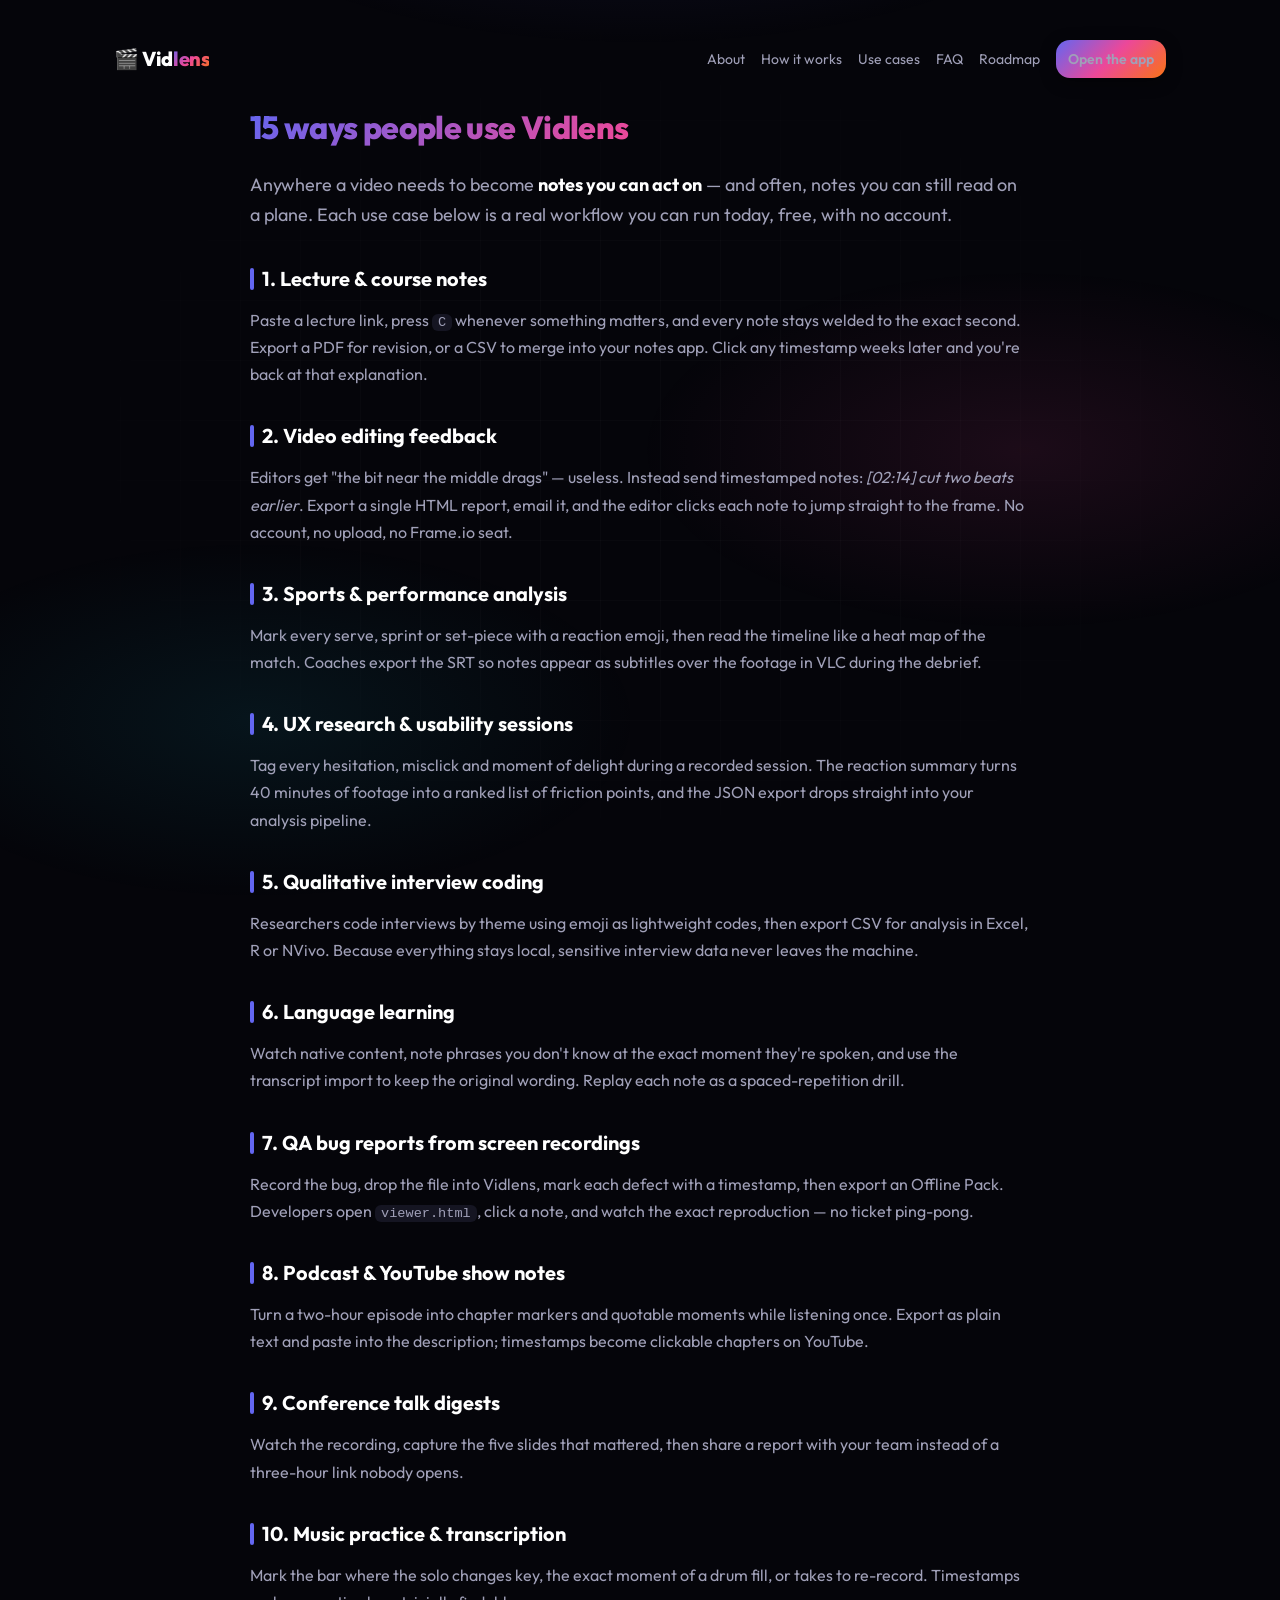
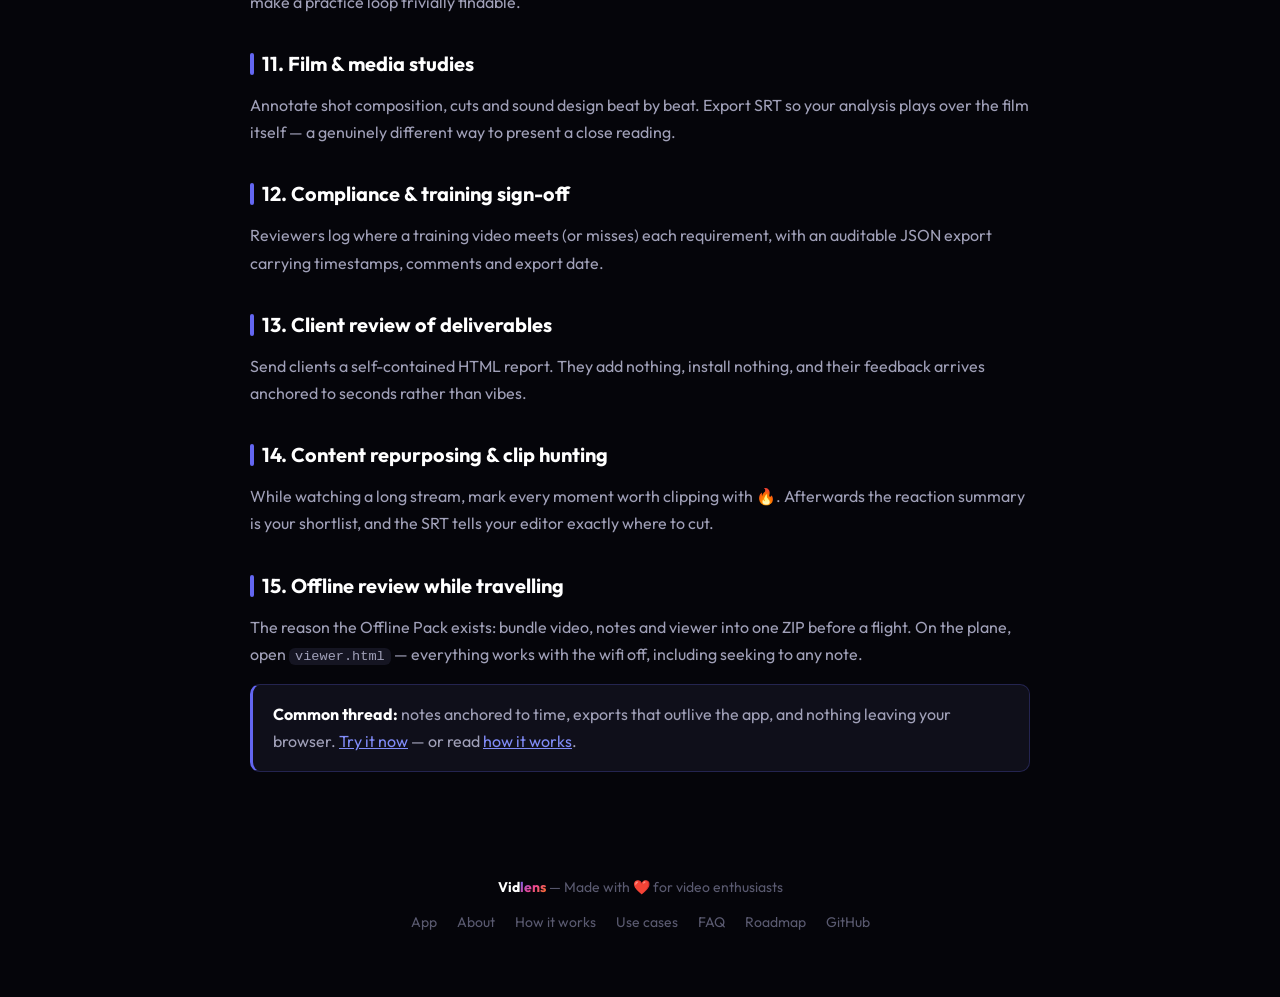
<file: use-cases.html>
<!DOCTYPE html>
<html lang="en">
<head>
  <meta charset="UTF-8">
  <meta name="viewport" content="width=device-width, initial-scale=1.0">
  <title>15 Ways to Use Vidlens — Video Annotation Use Cases</title>
  <meta name="description" content="15 practical ways to use Vidlens: lecture notes, video editing feedback, sports analysis, UX research, interview coding, language learning, QA bug reports, podcast show notes and more — all with offline export.">
  <meta property="og:image" content="https://vidlens.net/og-image.png">
  <meta property="og:image:width" content="1200">
  <meta property="og:image:height" content="630">
  <meta property="og:image:alt" content="Vidlens — timestamped comments and reactions on any video, exportable offline">
  <meta property="og:locale" content="en_US">
  <meta name="twitter:card" content="summary_large_image">
  <meta name="twitter:title" content="15 Ways to Use Vidlens">
  <meta name="twitter:description" content="From lecture notes to video review workflows — 15 practical use cases for timestamped video annotation.">
  <meta name="twitter:image" content="https://vidlens.net/og-image.png">
  <meta name="author" content="Gauthier Bros">
  <meta name="robots" content="index, follow, max-image-preview:large">
  <link rel="canonical" href="https://vidlens.net/use-cases.html">
  <meta name="theme-color" content="#05050a">
  <meta property="og:title" content="15 Ways to Use Vidlens">
  <meta property="og:description" content="From lecture notes to video review workflows — 15 practical use cases for timestamped video annotation.">
  <meta property="og:type" content="article">
  <meta property="og:url" content="https://vidlens.net/use-cases.html">
  <meta property="og:site_name" content="Vidlens">
  <link rel="icon" type="image/png" sizes="32x32" href="/favicon-32.png">
  <link rel="icon" type="image/png" sizes="192x192" href="/icon-192.png">
  <link rel="apple-touch-icon" sizes="180x180" href="/apple-touch-icon.png">
  <link rel="manifest" href="/site.webmanifest">
  <link href="https://fonts.googleapis.com/css2?family=Outfit:wght@300;400;500;600;700;800;900&display=swap" rel="stylesheet">
  <link rel="stylesheet" href="styles.css">
  <script type="application/ld+json">
  {
    "@context": "https://schema.org",
    "@type": "ItemList",
    "name": "15 ways to use Vidlens",
    "url": "https://vidlens.net/use-cases.html",
    "numberOfItems": 15,
    "itemListElement": [
      { "@type": "ListItem", "position": 1, "name": "Lecture and course notes" },
      { "@type": "ListItem", "position": 2, "name": "Video editing feedback" },
      { "@type": "ListItem", "position": 3, "name": "Sports and performance analysis" },
      { "@type": "ListItem", "position": 4, "name": "UX research and usability sessions" },
      { "@type": "ListItem", "position": 5, "name": "Qualitative interview coding" },
      { "@type": "ListItem", "position": 6, "name": "Language learning" },
      { "@type": "ListItem", "position": 7, "name": "QA bug reports from screen recordings" },
      { "@type": "ListItem", "position": 8, "name": "Podcast and YouTube show notes" },
      { "@type": "ListItem", "position": 9, "name": "Conference talk digests" },
      { "@type": "ListItem", "position": 10, "name": "Music practice and transcription" },
      { "@type": "ListItem", "position": 11, "name": "Film and media studies" },
      { "@type": "ListItem", "position": 12, "name": "Compliance and training sign-off" },
      { "@type": "ListItem", "position": 13, "name": "Client review of deliverables" },
      { "@type": "ListItem", "position": 14, "name": "Content repurposing and clip hunting" },
      { "@type": "ListItem", "position": 15, "name": "Offline review while travelling" }
    ]
  }
  </script>
</head>
<body>
  <div class="bg-effects">
    <div class="bg-gradient"></div>
    <div class="bg-grid"></div>
  </div>

  <div class="app">
    <header class="page-header">
      <a class="page-logo" href="./">🎬 Vid<span>lens</span></a>
      <nav class="page-nav" aria-label="Main navigation">
        <a href="about.html">About</a>
        <a href="guide.html">How it works</a>
        <a href="use-cases.html" aria-current="page">Use cases</a>
        <a href="faq.html">FAQ</a>
        <a href="roadmap.html">Roadmap</a>
        <a href="./" class="btn btn--primary btn--sm">Open the app</a>
      </nav>
    </header>

    <main class="page">
      <h1>15 ways people use Vidlens</h1>
      <p class="page-lead">
        Anywhere a video needs to become <strong>notes you can act on</strong> — and often,
        notes you can still read on a plane. Each use case below is a real workflow you can
        run today, free, with no account.
      </p>

      <h2>1. Lecture &amp; course notes</h2>
      <p>Paste a lecture link, press <code>C</code> whenever something matters, and every note stays welded to the exact second. Export a PDF for revision, or a CSV to merge into your notes app. Click any timestamp weeks later and you're back at that explanation.</p>

      <h2>2. Video editing feedback</h2>
      <p>Editors get "the bit near the middle drags" — useless. Instead send timestamped notes: <em>[02:14] cut two beats earlier</em>. Export a single HTML report, email it, and the editor clicks each note to jump straight to the frame. No account, no upload, no Frame.io seat.</p>

      <h2>3. Sports &amp; performance analysis</h2>
      <p>Mark every serve, sprint or set-piece with a reaction emoji, then read the timeline like a heat map of the match. Coaches export the SRT so notes appear as subtitles over the footage in VLC during the debrief.</p>

      <h2>4. UX research &amp; usability sessions</h2>
      <p>Tag every hesitation, misclick and moment of delight during a recorded session. The reaction summary turns 40 minutes of footage into a ranked list of friction points, and the JSON export drops straight into your analysis pipeline.</p>

      <h2>5. Qualitative interview coding</h2>
      <p>Researchers code interviews by theme using emoji as lightweight codes, then export CSV for analysis in Excel, R or NVivo. Because everything stays local, sensitive interview data never leaves the machine.</p>

      <h2>6. Language learning</h2>
      <p>Watch native content, note phrases you don't know at the exact moment they're spoken, and use the transcript import to keep the original wording. Replay each note as a spaced-repetition drill.</p>

      <h2>7. QA bug reports from screen recordings</h2>
      <p>Record the bug, drop the file into Vidlens, mark each defect with a timestamp, then export an Offline Pack. Developers open <code>viewer.html</code>, click a note, and watch the exact reproduction — no ticket ping-pong.</p>

      <h2>8. Podcast &amp; YouTube show notes</h2>
      <p>Turn a two-hour episode into chapter markers and quotable moments while listening once. Export as plain text and paste into the description; timestamps become clickable chapters on YouTube.</p>

      <h2>9. Conference talk digests</h2>
      <p>Watch the recording, capture the five slides that mattered, then share a report with your team instead of a three-hour link nobody opens.</p>

      <h2>10. Music practice &amp; transcription</h2>
      <p>Mark the bar where the solo changes key, the exact moment of a drum fill, or takes to re-record. Timestamps make a practice loop trivially findable.</p>

      <h2>11. Film &amp; media studies</h2>
      <p>Annotate shot composition, cuts and sound design beat by beat. Export SRT so your analysis plays over the film itself — a genuinely different way to present a close reading.</p>

      <h2>12. Compliance &amp; training sign-off</h2>
      <p>Reviewers log where a training video meets (or misses) each requirement, with an auditable JSON export carrying timestamps, comments and export date.</p>

      <h2>13. Client review of deliverables</h2>
      <p>Send clients a self-contained HTML report. They add nothing, install nothing, and their feedback arrives anchored to seconds rather than vibes.</p>

      <h2>14. Content repurposing &amp; clip hunting</h2>
      <p>While watching a long stream, mark every moment worth clipping with 🔥. Afterwards the reaction summary is your shortlist, and the SRT tells your editor exactly where to cut.</p>

      <h2>15. Offline review while travelling</h2>
      <p>The reason the Offline Pack exists: bundle video, notes and viewer into one ZIP before a flight. On the plane, open <code>viewer.html</code> — everything works with the wifi off, including seeking to any note.</p>

      <div class="page-callout">
        <p>
          <strong>Common thread:</strong> notes anchored to time, exports that outlive the app, and
          nothing leaving your browser. <a href="./">Try it now</a> — or read
          <a href="guide.html">how it works</a>.
        </p>
      </div>
    </main>

    <footer class="footer">
      <p class="footer__text">
        <span class="footer__logo">Vid<span>lens</span></span>
        — Made with ❤️ for video enthusiasts
      </p>
      <nav class="footer__nav" aria-label="Site pages">
        <a href="./">App</a>
        <a href="about.html">About</a>
        <a href="guide.html">How it works</a>
        <a href="use-cases.html">Use cases</a>
        <a href="faq.html">FAQ</a>
        <a href="roadmap.html">Roadmap</a>
        <a href="https://github.com/VideoTag/videotag" target="_blank" rel="noopener">GitHub</a>
      </nav>
    </footer>
  </div>
</body>
</html>
</file>
<file: styles.css>
/* ----------------------------------------
   Vidlens - Video Reactions & Comments
   Version 5.0.0
   ---------------------------------------- */

/* ----------------------------------------
   1. CSS Custom Properties
   ---------------------------------------- */
:root {
  /* Colors - Vibrant Dark Theme */
  --color-bg: #05050a;
  --color-bg-subtle: #0a0a12;
  --color-surface: #0f0f1a;
  --color-surface-elevated: #151522;
  --color-surface-hover: #1a1a2a;
  
  --color-text: #ffffff;
  --color-text-secondary: #a0a0b8;
  --color-text-muted: #5a5a70;
  
  /* Accent Colors */
  --color-primary: #6366f1;
  --color-primary-light: #818cf8;
  --color-primary-dark: #4f46e5;
  
  --color-secondary: #ec4899;
  --color-secondary-light: #f472b6;
  
  --color-accent-cyan: #22d3ee;
  --color-accent-green: #10b981;
  --color-accent-yellow: #fbbf24;
  --color-accent-orange: #f97316;
  --color-accent-red: #ef4444;
  
  /* Gradients */
  --gradient-primary: linear-gradient(135deg, #6366f1 0%, #ec4899 50%, #f97316 100%);
  --gradient-glow: linear-gradient(135deg, rgba(99, 102, 241, 0.4) 0%, rgba(236, 72, 153, 0.4) 100%);
  --gradient-card: linear-gradient(145deg, rgba(255,255,255,0.05) 0%, rgba(255,255,255,0) 100%);
  
  /* Typography */
  --font-display: 'Outfit', -apple-system, BlinkMacSystemFont, sans-serif;
  --font-mono: 'JetBrains Mono', 'Fira Code', monospace;
  
  --text-xs: 0.75rem;
  --text-sm: 0.875rem;
  --text-base: 1rem;
  --text-lg: 1.125rem;
  --text-xl: 1.25rem;
  --text-2xl: 1.5rem;
  --text-3xl: 2rem;
  --text-4xl: 2.5rem;
  
  /* Spacing */
  --space-1: 0.25rem;
  --space-2: 0.5rem;
  --space-3: 0.75rem;
  --space-4: 1rem;
  --space-5: 1.25rem;
  --space-6: 1.5rem;
  --space-8: 2rem;
  --space-10: 2.5rem;
  --space-12: 3rem;
  --space-16: 4rem;
  --space-20: 5rem;
  
  /* Border Radius */
  --radius-sm: 6px;
  --radius-md: 10px;
  --radius-lg: 14px;
  --radius-xl: 20px;
  --radius-2xl: 28px;
  --radius-full: 9999px;
  
  /* Shadows */
  --shadow-sm: 0 2px 8px rgba(0, 0, 0, 0.3);
  --shadow-md: 0 4px 16px rgba(0, 0, 0, 0.4);
  --shadow-lg: 0 8px 32px rgba(0, 0, 0, 0.5);
  --shadow-glow: 0 0 40px rgba(99, 102, 241, 0.3);
  --shadow-glow-pink: 0 0 40px rgba(236, 72, 153, 0.3);
  
  /* Transitions */
  --ease-out: cubic-bezier(0.16, 1, 0.3, 1);
  --ease-bounce: cubic-bezier(0.34, 1.56, 0.64, 1);
  --transition-fast: 150ms var(--ease-out);
  --transition-base: 250ms var(--ease-out);
  --transition-slow: 400ms var(--ease-out);
  
  /* Z-Index */
  --z-base: 0;
  --z-above: 10;
  --z-dropdown: 100;
  --z-modal: 1000;
  --z-toast: 1100;
}

/* ----------------------------------------
   2. Reset & Base
   ---------------------------------------- */
*, *::before, *::after {
  box-sizing: border-box;
  margin: 0;
  padding: 0;
}

html {
  font-size: 16px;
  scroll-behavior: smooth;
}

body {
  font-family: var(--font-display);
  font-size: var(--text-base);
  font-weight: 400;
  line-height: 1.6;
  color: var(--color-text);
  background: var(--color-bg);
  min-height: 100vh;
  overflow-x: hidden;
  -webkit-font-smoothing: antialiased;
}

::selection {
  background: var(--color-primary);
  color: white;
}

[hidden] { display: none !important; }

/* ----------------------------------------
   3. Background Effects
   ---------------------------------------- */
.bg-effects {
  position: fixed;
  inset: 0;
  pointer-events: none;
  z-index: -1;
  overflow: hidden;
}

.bg-gradient {
  position: absolute;
  inset: 0;
  background: 
    radial-gradient(ellipse 80% 50% at 50% -20%, rgba(99, 102, 241, 0.15) 0%, transparent 50%),
    radial-gradient(ellipse 60% 40% at 80% 50%, rgba(236, 72, 153, 0.1) 0%, transparent 50%),
    radial-gradient(ellipse 60% 40% at 20% 80%, rgba(34, 211, 238, 0.08) 0%, transparent 50%);
}

.bg-grid {
  position: absolute;
  inset: 0;
  background-image: 
    linear-gradient(rgba(255,255,255,0.02) 1px, transparent 1px),
    linear-gradient(90deg, rgba(255,255,255,0.02) 1px, transparent 1px);
  background-size: 60px 60px;
  mask-image: radial-gradient(ellipse at center, black 30%, transparent 70%);
}

.bg-glow {
  position: absolute;
  border-radius: 50%;
  filter: blur(100px);
  opacity: 0.5;
  animation: float 20s ease-in-out infinite;
}

.bg-glow--1 {
  width: 600px;
  height: 600px;
  top: -200px;
  left: -100px;
  background: var(--color-primary);
  opacity: 0.15;
}

.bg-glow--2 {
  width: 500px;
  height: 500px;
  bottom: -100px;
  right: -100px;
  background: var(--color-secondary);
  opacity: 0.1;
  animation-delay: -7s;
}

.bg-glow--3 {
  width: 400px;
  height: 400px;
  top: 50%;
  left: 50%;
  transform: translate(-50%, -50%);
  background: var(--color-accent-cyan);
  opacity: 0.05;
  animation-delay: -14s;
}

@keyframes float {
  0%, 100% { transform: translate(0, 0) scale(1); }
  33% { transform: translate(30px, -30px) scale(1.05); }
  66% { transform: translate(-20px, 20px) scale(0.95); }
}

/* ----------------------------------------
   4. App Container
   ---------------------------------------- */
.app {
  max-width: 1100px;
  margin: 0 auto;
  padding: var(--space-6);
  position: relative;
}

.main {
  display: flex;
  flex-direction: column;
  gap: var(--space-6);
}

/* ----------------------------------------
   5. Hero Header
   ---------------------------------------- */
.hero {
  text-align: center;
  padding: var(--space-6) 0 var(--space-4);
}

.hero__badge {
  display: inline-flex;
  align-items: center;
  gap: var(--space-2);
  padding: var(--space-1) var(--space-3);
  background: rgba(99, 102, 241, 0.1);
  border: 1px solid rgba(99, 102, 241, 0.2);
  border-radius: var(--radius-full);
  font-size: var(--text-xs);
  font-weight: 500;
  color: var(--color-primary-light);
  margin-bottom: var(--space-4);
  animation: fadeInUp 0.6s var(--ease-out);
}

.hero__badge-dot {
  width: 8px;
  height: 8px;
  background: var(--color-accent-green);
  border-radius: 50%;
  animation: pulse 2s ease-in-out infinite;
}

@keyframes pulse {
  0%, 100% { opacity: 1; transform: scale(1); }
  50% { opacity: 0.5; transform: scale(1.2); }
}

.hero__title {
  display: flex;
  align-items: center;
  justify-content: center;
  gap: var(--space-4);
  margin-bottom: var(--space-4);
  animation: fadeInUp 0.6s var(--ease-out) 0.1s both;
}

.hero__title-icon {
  display: flex;
  align-items: center;
  justify-content: center;
  width: 56px;
  height: 56px;
  background: var(--gradient-primary);
  border-radius: var(--radius-lg);
  box-shadow: var(--shadow-glow);
  animation: iconFloat 3s ease-in-out infinite;
}

.hero__title-icon svg {
  width: 26px;
  height: 26px;
  color: white;
  fill: white;
}

@keyframes iconFloat {
  0%, 100% { transform: translateY(0); }
  50% { transform: translateY(-6px); }
}

.hero__title-text {
  font-size: clamp(2rem, 5vw, var(--text-4xl));
  font-weight: 800;
  letter-spacing: -0.03em;
  line-height: 1;
}

.hero__title-accent {
  background: var(--gradient-primary);
  -webkit-background-clip: text;
  -webkit-text-fill-color: transparent;
  background-clip: text;
}

.hero__subtitle {
  font-size: var(--text-base);
  color: var(--color-text-secondary);
  max-width: 500px;
  margin: 0 auto;
  animation: fadeInUp 0.6s var(--ease-out) 0.2s both;
}

.hero__subtitle .highlight {
  color: var(--color-text);
  font-weight: 600;
}

@keyframes fadeInUp {
  from {
    opacity: 0;
    transform: translateY(20px);
  }
  to {
    opacity: 1;
    transform: translateY(0);
  }
}

/* ----------------------------------------
   6. Cards
   ---------------------------------------- */
.card {
  border-radius: var(--radius-2xl);
  overflow: hidden;
}

.card--glass {
  background: linear-gradient(145deg, rgba(255,255,255,0.03) 0%, rgba(255,255,255,0.01) 100%);
  border: 1px solid rgba(255,255,255,0.06);
  backdrop-filter: blur(10px);
}

.card--dark {
  background: var(--color-surface);
  border: 1px solid rgba(255,255,255,0.06);
}

/* ----------------------------------------
   7. Input Section
   ---------------------------------------- */
.input-section {
  padding: var(--space-8);
}

.input-main {
  display: flex;
  flex-direction: column;
  gap: var(--space-5);
}

.input-wrapper--large {
  position: relative;
  display: flex;
  align-items: center;
  background: var(--color-surface);
  border: 2px solid rgba(255,255,255,0.08);
  border-radius: var(--radius-2xl);
  transition: var(--transition-base);
  padding: var(--space-2);
}

.input-wrapper--large:focus-within {
  border-color: var(--color-primary);
  box-shadow: 0 0 0 4px rgba(99, 102, 241, 0.15);
}

.input-wrapper--large .input-icon {
  width: 56px;
  display: flex;
  align-items: center;
  justify-content: center;
  color: var(--color-text-muted);
}

.input-wrapper--large .input-icon svg {
  width: 22px;
  height: 22px;
}

.input-wrapper--large .input-field {
  flex: 1;
  padding: var(--space-4) var(--space-3);
  background: transparent;
  border: none;
  color: var(--color-text);
  font-family: inherit;
  font-size: var(--text-lg);
  outline: none;
}

.input-wrapper--large .input-field::placeholder {
  color: var(--color-text-muted);
}

.input-wrapper--large .input-action {
  width: 48px;
  height: 48px;
  margin-right: var(--space-1);
  display: flex;
  align-items: center;
  justify-content: center;
  background: var(--color-surface-elevated);
  border: none;
  border-radius: var(--radius-lg);
  color: var(--color-text-muted);
  cursor: pointer;
  transition: var(--transition-base);
}

.input-wrapper--large .input-action:hover {
  background: var(--color-surface-hover);
  color: var(--color-text);
}

.input-wrapper--large .input-action svg {
  width: 20px;
  height: 20px;
}

.input-actions {
  display: flex;
  align-items: center;
  justify-content: center;
  gap: var(--space-4);
  flex-wrap: wrap;
}

.input-divider {
  color: var(--color-text-muted);
  font-size: var(--text-sm);
}

/* Detected Platform Badge */
.detected-platform {
  display: flex;
  align-items: center;
  justify-content: center;
  gap: var(--space-2);
  padding: var(--space-3) var(--space-5);
  background: linear-gradient(135deg, rgba(99, 102, 241, 0.15), rgba(236, 72, 153, 0.1));
  border: 1px solid rgba(99, 102, 241, 0.3);
  border-radius: var(--radius-full);
  animation: fadeInUp 0.3s var(--ease-out);
}

.detected-platform__icon {
  font-size: var(--text-lg);
}

.detected-platform__name {
  font-weight: 600;
  color: var(--color-text);
}

.detected-platform__status {
  font-size: var(--text-xs);
  color: var(--color-accent-green);
  text-transform: uppercase;
  letter-spacing: 0.05em;
}

/* Supported Platforms */
.supported-platforms {
  display: flex;
  align-items: center;
  justify-content: center;
  gap: var(--space-4);
  padding-top: var(--space-4);
  border-top: 1px solid rgba(255,255,255,0.05);
  margin-top: var(--space-4);
}

.supported-platforms__label {
  font-size: var(--text-sm);
  color: var(--color-text-muted);
}

.platform-icons {
  display: flex;
  gap: var(--space-3);
  flex-wrap: wrap;
  justify-content: center;
}

.platform-icon {
  width: 32px;
  height: 32px;
  display: flex;
  align-items: center;
  justify-content: center;
  color: var(--color-text-muted);
  opacity: 0.6;
  transition: var(--transition-base);
}

.platform-icon:hover {
  opacity: 1;
  color: var(--color-text);
  transform: scale(1.1);
}

.platform-icon svg {
  width: 20px;
  height: 20px;
}

/* ----------------------------------------
   8. Features Section
   ---------------------------------------- */
.features-section {
  padding: var(--space-2) 0;
}

.features-grid {
  display: grid;
  grid-template-columns: repeat(auto-fit, minmax(220px, 1fr));
  gap: var(--space-5);
}

.feature-card {
  padding: var(--space-6);
  background: var(--color-surface);
  border: 1px solid rgba(255,255,255,0.06);
  border-radius: var(--radius-2xl);
  transition: var(--transition-base);
}

.feature-card:hover {
  transform: translateY(-4px);
  border-color: rgba(99, 102, 241, 0.3);
  box-shadow: 0 20px 40px rgba(0, 0, 0, 0.3);
}

.feature-card__icon {
  width: 56px;
  height: 56px;
  display: flex;
  align-items: center;
  justify-content: center;
  background: var(--gradient-primary);
  border-radius: var(--radius-xl);
  margin-bottom: var(--space-4);
}

.feature-card__icon svg {
  width: 28px;
  height: 28px;
  color: white;
}

.feature-card__title {
  font-size: var(--text-lg);
  font-weight: 700;
  margin-bottom: var(--space-2);
}

.feature-card__desc {
  font-size: var(--text-sm);
  color: var(--color-text-secondary);
  line-height: 1.6;
}

/* ----------------------------------------
   9. Buttons
   ---------------------------------------- */
.btn {
  display: inline-flex;
  align-items: center;
  justify-content: center;
  gap: var(--space-2);
  padding: var(--space-3) var(--space-5);
  border: none;
  border-radius: var(--radius-lg);
  font-family: inherit;
  font-size: var(--text-sm);
  font-weight: 600;
  cursor: pointer;
  transition: var(--transition-base);
  white-space: nowrap;
}

.btn svg {
  width: 18px;
  height: 18px;
  flex-shrink: 0;
}

.btn--primary {
  background: var(--gradient-primary);
  color: white;
  box-shadow: var(--shadow-md);
}

.btn--primary:hover {
  transform: translateY(-2px);
  box-shadow: var(--shadow-glow);
}

.btn--secondary {
  background: var(--color-surface-elevated);
  border: 1px solid rgba(255,255,255,0.1);
  color: var(--color-text);
}

.btn--secondary:hover {
  background: var(--color-surface-hover);
  border-color: rgba(255,255,255,0.2);
}

.btn--ghost {
  background: transparent;
  color: var(--color-text-secondary);
  border: 1px solid rgba(255,255,255,0.1);
}

.btn--ghost:hover {
  background: var(--color-surface);
  color: var(--color-text);
  border-color: rgba(255,255,255,0.15);
}

.btn--danger {
  background: var(--color-accent-red);
  color: white;
}

.btn--danger:hover {
  background: #dc2626;
}

.btn--lg {
  padding: var(--space-4) var(--space-6);
  font-size: var(--text-base);
  border-radius: var(--radius-xl);
}

.btn--lg svg {
  width: 20px;
  height: 20px;
}

.btn--sm {
  padding: var(--space-2) var(--space-3);
  font-size: var(--text-xs);
}

.btn--sm svg {
  width: 14px;
  height: 14px;
}

.btn--recording {
  background: var(--color-accent-red) !important;
  animation: pulse-recording 1.5s ease-in-out infinite;
}

@keyframes pulse-recording {
  0%, 100% { box-shadow: 0 0 0 0 rgba(239, 68, 68, 0.4); }
  50% { box-shadow: 0 0 0 8px rgba(239, 68, 68, 0); }
}

.recording-dot {
  width: 10px;
  height: 10px;
  background: white;
  border-radius: 50%;
  animation: blink 1s ease-in-out infinite;
}

@keyframes blink {
  0%, 100% { opacity: 1; }
  50% { opacity: 0.3; }
}

/* ----------------------------------------
   10. Upload Info
   ---------------------------------------- */
.upload-info {
  display: flex;
  align-items: center;
  gap: var(--space-3);
  padding: var(--space-4);
  background: rgba(16, 185, 129, 0.1);
  border: 1px solid rgba(16, 185, 129, 0.2);
  border-radius: var(--radius-lg);
}

.upload-info__icon {
  font-size: var(--text-2xl);
}

.upload-info__details {
  flex: 1;
  display: flex;
  flex-direction: column;
}

.upload-info__name {
  font-weight: 600;
  color: var(--color-accent-green);
}

.upload-info__size {
  font-size: var(--text-sm);
  color: var(--color-text-muted);
}

.upload-info__remove {
  display: flex;
  align-items: center;
  justify-content: center;
  width: 32px;
  height: 32px;
  background: transparent;
  border: none;
  border-radius: var(--radius-md);
  color: var(--color-text-muted);
  cursor: pointer;
  transition: var(--transition-base);
}

.upload-info__remove:hover {
  background: rgba(239, 68, 68, 0.1);
  color: var(--color-accent-red);
}

.upload-info__remove svg {
  width: 16px;
  height: 16px;
}

/* ----------------------------------------
   11. Loading State
   ---------------------------------------- */
.loading-state {
  display: flex;
  flex-direction: column;
  align-items: center;
  gap: var(--space-4);
  padding: var(--space-12);
}

.loading-spinner {
  position: relative;
  width: 60px;
  height: 60px;
}

.loading-spinner__ring {
  position: absolute;
  inset: 0;
  border: 3px solid transparent;
  border-radius: 50%;
}

.loading-spinner__ring:nth-child(1) {
  border-top-color: var(--color-primary);
  animation: spin 1s linear infinite;
}

.loading-spinner__ring:nth-child(2) {
  border-right-color: var(--color-secondary);
  animation: spin 1.5s linear infinite reverse;
}

.loading-spinner__ring:nth-child(3) {
  inset: 8px;
  border-bottom-color: var(--color-accent-cyan);
  animation: spin 2s linear infinite;
}

@keyframes spin {
  to { transform: rotate(360deg); }
}

.loading-text {
  color: var(--color-text-secondary);
  font-size: var(--text-sm);
}

/* ----------------------------------------
   12. Video Section
   ---------------------------------------- */
.video-section {
  overflow: hidden;
}

.video-header {
  display: flex;
  align-items: center;
  justify-content: space-between;
  padding: var(--space-4) var(--space-5);
  border-bottom: 1px solid rgba(255,255,255,0.06);
}

.video-title-wrapper {
  display: flex;
  align-items: center;
  gap: var(--space-3);
  min-width: 0;
}

.video-platform {
  padding: var(--space-1) var(--space-3);
  background: var(--gradient-primary);
  border-radius: var(--radius-sm);
  font-size: var(--text-xs);
  font-weight: 600;
  text-transform: uppercase;
  letter-spacing: 0.05em;
  flex-shrink: 0;
}

.video-title {
  font-size: var(--text-base);
  font-weight: 600;
  color: var(--color-text-secondary);
  white-space: nowrap;
  overflow: hidden;
  text-overflow: ellipsis;
}

/* Video Container */
.video-container {
  position: relative;
  background: #000;
  display: flex;
  align-items: center;
  justify-content: center;
  overflow: hidden;
  width: 100%;
}

.video-container--horizontal {
  aspect-ratio: 16 / 9;
  max-height: 70vh;
}

.video-container--vertical {
  aspect-ratio: 9 / 16;
  max-width: min(400px, 100%);
  max-height: 70vh;
  margin: 0 auto;
}

.video-container--square {
  aspect-ratio: 1 / 1;
  max-width: min(500px, 100%);
  max-height: 70vh;
  margin: 0 auto;
}

.video-container--ultrawide {
  aspect-ratio: 21 / 9;
  max-height: 60vh;
}

.video-container--auto {
  min-height: 300px;
  max-height: 70vh;
}

.video-container iframe,
.video-container video {
  width: 100%;
  height: 100%;
  border: none;
  object-fit: contain;
}

/* Embed Wrappers */
.embed-wrapper {
  width: 100%;
  height: 100%;
  display: flex;
  align-items: center;
  justify-content: center;
  flex-direction: column;
  background: #000;
}

.embed-wrapper.vertical-embed {
  padding: var(--space-4);
}

.embed-wrapper.vertical-embed iframe {
  max-width: 400px;
  border-radius: var(--radius-lg);
}

.embed-wrapper.facebook-embed {
  background: #000;
}

.embed-wrapper.facebook-embed iframe {
  max-width: 560px;
  max-height: 315px;
  border-radius: var(--radius-lg);
}

.seek-controls {
  display: flex;
  gap: 8px;
  align-items: center;
  background: rgba(0, 0, 0, 0.8);
  padding: 10px 14px;
  border-radius: 10px;
  margin-top: 10px;
  backdrop-filter: blur(8px);
}

/* ----------------------------------------
   13. Reactions Bar
   ---------------------------------------- */
.reactions-bar {
  display: flex;
  align-items: center;
  justify-content: space-between;
  gap: var(--space-4);
  padding: var(--space-4) var(--space-5);
  border-top: 1px solid rgba(255,255,255,0.06);
  flex-wrap: wrap;
}

.reactions-bar__left {
  display: flex;
  align-items: center;
  gap: var(--space-3);
}

.reactions-bar__label {
  font-size: var(--text-sm);
  font-weight: 500;
  color: var(--color-text-muted);
}

.current-time {
  padding: var(--space-1) var(--space-3);
  background: var(--color-surface-elevated);
  border-radius: var(--radius-md);
  font-family: var(--font-mono);
  font-size: var(--text-sm);
  font-weight: 600;
  color: var(--color-primary-light);
}

.reactions-bar__buttons {
  display: flex;
  gap: var(--space-2);
  flex-wrap: wrap;
  align-items: center;
}

.reactions-bar__divider {
  width: 1px;
  height: 28px;
  background: rgba(255,255,255,0.1);
  margin: 0 var(--space-2);
}

.emoji-btn {
  width: 44px;
  height: 44px;
  display: flex;
  align-items: center;
  justify-content: center;
  background: var(--color-surface-elevated);
  border: 2px solid transparent;
  border-radius: var(--radius-lg);
  font-size: var(--text-xl);
  cursor: pointer;
  transition: var(--transition-bounce);
}

.emoji-btn:hover {
  transform: scale(1.15);
  border-color: var(--color-primary);
  box-shadow: var(--shadow-glow);
}

.emoji-btn:active {
  transform: scale(0.95);
}

.emoji-btn--add {
  background: var(--gradient-primary);
  color: white;
}

.emoji-btn--add svg {
  width: 20px;
  height: 20px;
}

/* ----------------------------------------
   14. Timeline
   ---------------------------------------- */
.timeline-section {
  padding: var(--space-4) var(--space-5);
  border-top: 1px solid rgba(255,255,255,0.06);
}

.timeline {
  position: relative;
  height: 40px;
  margin-bottom: var(--space-2);
  cursor: pointer;
}

.timeline__track {
  position: absolute;
  top: 50%;
  left: 0;
  right: 0;
  height: 6px;
  transform: translateY(-50%);
  background: var(--color-surface-elevated);
  border-radius: var(--radius-full);
  overflow: hidden;
}

.timeline__progress {
  height: 100%;
  background: var(--gradient-primary);
  border-radius: var(--radius-full);
  width: 0;
  transition: width 0.3s ease;
}

.timeline__markers {
  position: absolute;
  inset: 0;
}

.timeline-marker {
  position: absolute;
  top: 50%;
  width: 14px;
  height: 14px;
  margin-left: -7px;
  transform: translateY(-50%);
  border-radius: 50%;
  cursor: pointer;
  transition: var(--transition-bounce);
  z-index: var(--z-above);
}

.timeline-marker:hover {
  transform: translateY(-50%) scale(1.4);
}

.timeline-marker[data-type="reaction"] {
  background: var(--color-accent-yellow);
  box-shadow: 0 0 12px rgba(251, 191, 36, 0.5);
}

.timeline-marker[data-type="comment"] {
  background: var(--color-accent-cyan);
  box-shadow: 0 0 12px rgba(34, 211, 238, 0.5);
}

.timeline-tooltip {
  position: absolute;
  bottom: calc(100% + 8px);
  left: 50%;
  transform: translateX(-50%);
  padding: var(--space-2) var(--space-3);
  background: var(--color-surface-elevated);
  border: 1px solid rgba(255,255,255,0.1);
  border-radius: var(--radius-md);
  font-size: var(--text-xs);
  white-space: nowrap;
  opacity: 0;
  visibility: hidden;
  transition: var(--transition-fast);
  pointer-events: none;
}

.timeline-marker:hover .timeline-tooltip {
  opacity: 1;
  visibility: visible;
}

.timeline-labels {
  display: flex;
  justify-content: space-between;
  font-family: var(--font-mono);
  font-size: var(--text-xs);
  color: var(--color-text-muted);
}

/* ----------------------------------------
   15. Stats Grid - FIXED FOR DROPDOWN
   ---------------------------------------- */
.stats-grid {
  display: grid;
  grid-template-columns: repeat(4, 1fr);
  gap: var(--space-4);
  position: relative;
}

.stat-card {
  display: flex;
  align-items: center;
  gap: var(--space-4);
  padding: var(--space-5);
  background: linear-gradient(145deg, rgba(255,255,255,0.03) 0%, rgba(255,255,255,0.01) 100%);
  border: 1px solid rgba(255,255,255,0.06);
  border-radius: var(--radius-xl);
  transition: var(--transition-base);
  position: relative;
}

.stat-card:hover {
  transform: translateY(-2px);
  border-color: rgba(255,255,255,0.1);
}

.stat-card__icon {
  display: flex;
  align-items: center;
  justify-content: center;
  width: 48px;
  height: 48px;
  border-radius: var(--radius-lg);
  flex-shrink: 0;
}

.stat-card__icon svg {
  width: 24px;
  height: 24px;
}

.stat-card--comments .stat-card__icon {
  background: rgba(34, 211, 238, 0.1);
  color: var(--color-accent-cyan);
}

.stat-card--reactions .stat-card__icon {
  background: rgba(236, 72, 153, 0.1);
  color: var(--color-secondary);
}

.stat-card--time .stat-card__icon {
  background: rgba(251, 191, 36, 0.1);
  color: var(--color-accent-yellow);
}

.stat-card--export .stat-card__icon {
  background: rgba(99, 102, 241, 0.1);
  color: var(--color-primary-light);
}

/* Export stat card - CRITICAL FIX */
.stat-card--export {
  overflow: visible;
  z-index: 1;
}

.stat-card__content {
  flex: 1;
  min-width: 0;
}

.stat-card__value {
  display: block;
  font-size: var(--text-2xl);
  font-weight: 700;
  line-height: 1.2;
}

.stat-card__label {
  font-size: var(--text-xs);
  color: var(--color-text-muted);
  text-transform: uppercase;
  letter-spacing: 0.05em;
}

/* ----------------------------------------
   Export Dropdown - COMPLETELY FIXED
   ---------------------------------------- */
.export-dropdown {
  position: relative;
}

.export-dropdown__trigger {
  display: flex;
  align-items: center;
  gap: var(--space-2);
  padding: var(--space-2) var(--space-4);
  background: var(--gradient-primary);
  border: none;
  border-radius: var(--radius-md);
  color: white;
  font-family: inherit;
  font-size: var(--text-sm);
  font-weight: 600;
  cursor: pointer;
  transition: var(--transition-base);
}

.export-dropdown__trigger:hover {
  transform: translateY(-1px);
  box-shadow: var(--shadow-glow);
}

.export-dropdown__trigger svg {
  width: 16px;
  height: 16px;
  transition: var(--transition-base);
}

.export-dropdown.open .export-dropdown__trigger svg {
  transform: rotate(180deg);
}

/* Menu positioned ABOVE the button */
.export-dropdown__menu {
  position: fixed;
  min-width: 220px;
  background: var(--color-surface-elevated);
  border: 1px solid rgba(255,255,255,0.15);
  border-radius: var(--radius-lg);
  padding: var(--space-2);
  opacity: 0;
  visibility: hidden;
  transform: translateY(10px);
  transition: var(--transition-base);
  z-index: 9999;
  box-shadow: 0 -8px 32px rgba(0, 0, 0, 0.5), 0 0 0 1px rgba(255,255,255,0.1);
}

/* Position the menu dynamically via JS fallback - CSS positions it above */
.export-dropdown.open .export-dropdown__menu {
  opacity: 1;
  visibility: visible;
  transform: translateY(0);
  bottom: auto;
  top: auto;
}

/* Alternative: use absolute positioning relative to trigger */
.export-dropdown {
  position: relative;
}

.export-dropdown .export-dropdown__menu {
  position: absolute;
  bottom: calc(100% + 8px);
  right: 0;
  left: auto;
}

.export-dropdown__item {
  display: flex;
  align-items: center;
  gap: var(--space-3);
  width: 100%;
  padding: var(--space-3);
  background: transparent;
  border: none;
  border-radius: var(--radius-md);
  color: var(--color-text-secondary);
  font-family: inherit;
  font-size: var(--text-sm);
  text-align: left;
  cursor: pointer;
  transition: var(--transition-base);
}

.export-dropdown__item:hover {
  background: var(--color-surface-hover);
  color: var(--color-text);
}

.export-dropdown__icon {
  font-size: var(--text-base);
  width: 24px;
  text-align: center;
}

.export-dropdown__badge {
  margin-left: auto;
  padding: 2px 6px;
  background: var(--gradient-primary);
  border-radius: var(--radius-sm);
  font-size: 10px;
  font-weight: 700;
  text-transform: uppercase;
}

/* ----------------------------------------
   16. Reaction Summary
   ---------------------------------------- */
.reaction-summary-section {
  padding: var(--space-5);
}

.section-title {
  display: flex;
  align-items: center;
  gap: var(--space-2);
  font-size: var(--text-base);
  font-weight: 600;
  margin-bottom: var(--space-4);
}

.section-title svg {
  width: 20px;
  height: 20px;
  color: var(--color-primary-light);
}

.reaction-summary {
  display: flex;
  flex-wrap: wrap;
  gap: var(--space-3);
}

.reaction-stat {
  display: flex;
  align-items: center;
  gap: var(--space-2);
  padding: var(--space-2) var(--space-4);
  background: var(--color-surface);
  border-radius: var(--radius-full);
  transition: var(--transition-base);
}

.reaction-stat:hover {
  background: var(--color-surface-elevated);
  transform: scale(1.05);
}

.reaction-stat .reaction-emoji {
  font-size: var(--text-xl);
}

.reaction-stat .reaction-count {
  font-weight: 700;
  color: var(--color-primary-light);
}

/* ----------------------------------------
   17. Comments Section
   ---------------------------------------- */
.comments-section {
  padding: var(--space-5);
}

.comments-header {
  display: flex;
  align-items: center;
  justify-content: space-between;
  margin-bottom: var(--space-4);
  flex-wrap: wrap;
  gap: var(--space-3);
}

.comments-actions {
  display: flex;
  gap: var(--space-2);
}

.comments-list {
  display: flex;
  flex-direction: column;
  gap: var(--space-3);
  max-height: 500px;
  overflow-y: auto;
}

.comments-empty {
  text-align: center;
  padding: var(--space-12);
}

.comments-empty__icon {
  font-size: 48px;
  margin-bottom: var(--space-3);
  opacity: 0.5;
}

.comments-empty h4 {
  font-size: var(--text-lg);
  margin-bottom: var(--space-2);
}

.comments-empty p {
  color: var(--color-text-muted);
  font-size: var(--text-sm);
}

.comment {
  display: flex;
  gap: var(--space-4);
  padding: var(--space-4);
  background: var(--color-surface);
  border: 1px solid rgba(255,255,255,0.04);
  border-radius: var(--radius-xl);
  transition: var(--transition-base);
  animation: fadeInUp 0.3s var(--ease-out);
  position: relative;
}

.comment:hover {
  background: var(--color-surface-elevated);
  border-color: rgba(255,255,255,0.08);
}

.comment.reaction {
  border-left: 3px solid var(--color-accent-yellow);
}

.timestamp {
  flex-shrink: 0;
  padding: var(--space-2) var(--space-3);
  background: var(--gradient-primary);
  border-radius: var(--radius-md);
  font-family: var(--font-mono);
  font-size: var(--text-sm);
  font-weight: 600;
  cursor: pointer;
  transition: var(--transition-base);
}

.timestamp:hover {
  transform: scale(1.05);
  box-shadow: var(--shadow-glow);
}

.comment-content {
  flex: 1;
  min-width: 0;
}

.comment-text {
  color: var(--color-text);
  word-break: break-word;
  line-height: 1.5;
}

.comment-text .reaction-emoji {
  font-size: var(--text-xl);
  margin-right: var(--space-2);
}

.comment-delete {
  position: absolute;
  top: var(--space-2);
  right: var(--space-2);
  width: 28px;
  height: 28px;
  display: flex;
  align-items: center;
  justify-content: center;
  background: transparent;
  border: none;
  border-radius: var(--radius-sm);
  color: var(--color-text-muted);
  cursor: pointer;
  opacity: 0;
  transition: var(--transition-base);
}

.comment:hover .comment-delete {
  opacity: 1;
}

.comment-delete:hover {
  background: rgba(239, 68, 68, 0.1);
  color: var(--color-accent-red);
}

.comment-delete svg {
  width: 14px;
  height: 14px;
}

/* ----------------------------------------
   18. Transcript Section
   ---------------------------------------- */
.transcript-section {
  padding: var(--space-5);
}

.transcript-header {
  display: flex;
  align-items: center;
  justify-content: space-between;
  margin-bottom: var(--space-3);
  flex-wrap: wrap;
  gap: var(--space-3);
}

.transcript-badge {
  display: inline-flex;
  align-items: center;
  justify-content: center;
  min-width: 24px;
  height: 24px;
  padding: 0 var(--space-2);
  background: var(--color-primary);
  border-radius: var(--radius-full);
  font-size: var(--text-xs);
  font-weight: 600;
  margin-left: var(--space-2);
}

.transcript-actions {
  display: flex;
  gap: var(--space-2);
  flex-wrap: wrap;
}

.transcript-hint {
  font-size: var(--text-sm);
  color: var(--color-text-muted);
  margin-bottom: var(--space-4);
  padding: var(--space-3);
  background: rgba(99, 102, 241, 0.1);
  border-radius: var(--radius-md);
  border-left: 3px solid var(--color-primary);
}

.transcript-list {
  display: flex;
  flex-direction: column;
  gap: var(--space-2);
  max-height: 400px;
  overflow-y: auto;
}

.transcript-item {
  display: flex;
  align-items: flex-start;
  gap: var(--space-3);
  padding: var(--space-3);
  background: var(--color-surface);
  border-radius: var(--radius-lg);
  transition: var(--transition-base);
  cursor: pointer;
}

.transcript-item:hover {
  background: var(--color-surface-elevated);
}

.transcript-time {
  flex-shrink: 0;
  padding: var(--space-1) var(--space-2);
  background: var(--color-primary);
  border-radius: var(--radius-sm);
  font-family: var(--font-mono);
  font-size: var(--text-xs);
  cursor: pointer;
  transition: var(--transition-base);
}

.transcript-time:hover {
  transform: scale(1.05);
  box-shadow: var(--shadow-glow);
}

.transcript-text {
  flex: 1;
  color: var(--color-text-secondary);
  font-size: var(--text-sm);
  line-height: 1.5;
}

.transcript-add-btn {
  flex-shrink: 0;
  width: 28px;
  height: 28px;
  display: flex;
  align-items: center;
  justify-content: center;
  background: transparent;
  border: 1px solid rgba(255,255,255,0.1);
  border-radius: var(--radius-sm);
  color: var(--color-text-muted);
  cursor: pointer;
  opacity: 0;
  transition: var(--transition-base);
}

.transcript-item:hover .transcript-add-btn {
  opacity: 1;
}

.transcript-add-btn:hover {
  background: var(--color-primary);
  border-color: var(--color-primary);
  color: white;
}

.transcript-add-btn svg {
  width: 14px;
  height: 14px;
}

.transcript-empty {
  text-align: center;
  padding: var(--space-10);
}

.transcript-empty__icon {
  font-size: 48px;
  margin-bottom: var(--space-3);
  opacity: 0.5;
}

.transcript-empty h4 {
  font-size: var(--text-lg);
  margin-bottom: var(--space-2);
}

.transcript-empty p {
  color: var(--color-text-muted);
  font-size: var(--text-sm);
}

.transcript-empty strong {
  color: var(--color-primary-light);
}

/* ----------------------------------------
   19. Modal
   ---------------------------------------- */
.modal-overlay {
  position: fixed;
  inset: 0;
  background: rgba(0, 0, 0, 0.8);
  backdrop-filter: blur(8px);
  display: flex;
  align-items: center;
  justify-content: center;
  padding: var(--space-4);
  z-index: var(--z-modal);
  animation: fadeIn 0.2s var(--ease-out);
}

@keyframes fadeIn {
  from { opacity: 0; }
  to { opacity: 1; }
}

.modal {
  width: 100%;
  max-width: 480px;
  max-height: 90vh;
  overflow-y: auto;
  background: var(--color-surface);
  border: 1px solid rgba(255,255,255,0.1);
  border-radius: var(--radius-2xl);
  animation: modalSlide 0.3s var(--ease-out);
}

.modal--sm {
  max-width: 380px;
}

@keyframes modalSlide {
  from {
    opacity: 0;
    transform: scale(0.95) translateY(20px);
  }
  to {
    opacity: 1;
    transform: scale(1) translateY(0);
  }
}

.modal__header {
  display: flex;
  align-items: center;
  justify-content: space-between;
  padding: var(--space-5) var(--space-6);
  border-bottom: 1px solid rgba(255,255,255,0.06);
}

.modal__title-wrapper {
  display: flex;
  align-items: center;
  gap: var(--space-3);
}

.modal__emoji {
  font-size: var(--text-3xl);
}

.modal__title {
  font-size: var(--text-xl);
  font-weight: 700;
}

.modal__close {
  display: flex;
  align-items: center;
  justify-content: center;
  width: 36px;
  height: 36px;
  background: transparent;
  border: none;
  border-radius: var(--radius-md);
  color: var(--color-text-muted);
  cursor: pointer;
  transition: var(--transition-base);
}

.modal__close:hover {
  background: rgba(239, 68, 68, 0.1);
  color: var(--color-accent-red);
}

.modal__close svg {
  width: 20px;
  height: 20px;
}

.modal__body {
  padding: var(--space-6);
}

.modal__timestamp {
  display: flex;
  align-items: center;
  gap: var(--space-2);
  margin-bottom: var(--space-4);
  color: var(--color-text-muted);
  font-size: var(--text-sm);
}

.modal__timestamp svg {
  width: 16px;
  height: 16px;
  color: var(--color-primary-light);
}

.modal__timestamp strong {
  color: var(--color-primary-light);
  font-family: var(--font-mono);
}

.modal__input-wrapper {
  position: relative;
}

.modal__input {
  width: 100%;
  padding: var(--space-4);
  background: var(--color-surface-elevated);
  border: 2px solid rgba(255,255,255,0.06);
  border-radius: var(--radius-lg);
  color: var(--color-text);
  font-family: inherit;
  font-size: var(--text-base);
  resize: none;
  transition: var(--transition-base);
}

.modal__input:focus {
  outline: none;
  border-color: var(--color-primary);
  box-shadow: 0 0 0 4px rgba(99, 102, 241, 0.15);
}

.modal__input::placeholder {
  color: var(--color-text-muted);
}

.modal__char-count {
  position: absolute;
  bottom: var(--space-3);
  right: var(--space-3);
  font-size: var(--text-xs);
  color: var(--color-text-muted);
}

.modal__footer {
  display: flex;
  gap: var(--space-3);
  justify-content: flex-end;
  padding: var(--space-4) var(--space-6);
  border-top: 1px solid rgba(255,255,255,0.06);
  background: rgba(0,0,0,0.2);
}

/* Transcript Help in Modal */
.transcript-help {
  display: grid;
  gap: var(--space-3);
}

.transcript-help__item {
  padding: var(--space-4);
  background: var(--color-surface-elevated);
  border-radius: var(--radius-lg);
}

.transcript-help__item h4 {
  font-size: var(--text-sm);
  margin-bottom: var(--space-2);
  color: var(--color-primary-light);
}

.transcript-help__item p {
  font-size: var(--text-sm);
  color: var(--color-text-secondary);
}

/* ----------------------------------------
   20. Toast
   ---------------------------------------- */
.toast-container {
  position: fixed;
  bottom: var(--space-6);
  right: var(--space-6);
  display: flex;
  flex-direction: column;
  gap: var(--space-3);
  z-index: var(--z-toast);
}

.toast {
  display: flex;
  align-items: center;
  gap: var(--space-3);
  padding: var(--space-4) var(--space-5);
  background: var(--color-surface-elevated);
  border: 1px solid rgba(255,255,255,0.1);
  border-radius: var(--radius-lg);
  box-shadow: var(--shadow-lg);
  animation: toastSlide 0.3s var(--ease-out);
}

@keyframes toastSlide {
  from {
    opacity: 0;
    transform: translateX(100%);
  }
  to {
    opacity: 1;
    transform: translateX(0);
  }
}

.toast--success {
  border-color: rgba(16, 185, 129, 0.3);
}

.toast--success .toast__icon {
  color: var(--color-accent-green);
}

.toast--error {
  border-color: rgba(239, 68, 68, 0.3);
}

.toast--error .toast__icon {
  color: var(--color-accent-red);
}

.toast--info {
  border-color: rgba(99, 102, 241, 0.3);
}

.toast--info .toast__icon {
  color: var(--color-primary-light);
}

.toast--warning {
  border-color: rgba(251, 191, 36, 0.3);
}

.toast--warning .toast__icon {
  color: var(--color-accent-yellow);
}

.toast__icon {
  font-size: var(--text-xl);
}

.toast__message {
  font-size: var(--text-sm);
  font-weight: 500;
}

/* ----------------------------------------
   21. Footer
   ---------------------------------------- */
.footer {
  text-align: center;
  padding: var(--space-10) 0;
}

.footer__text {
  color: var(--color-text-muted);
  font-size: var(--text-sm);
}

.footer__logo {
  font-weight: 700;
  color: var(--color-text);
}

.footer__logo span {
  background: var(--gradient-primary);
  -webkit-background-clip: text;
  -webkit-text-fill-color: transparent;
  background-clip: text;
}

/* ----------------------------------------
   22. Responsive
   ---------------------------------------- */
@media (max-width: 768px) {
  .app {
    padding: var(--space-4);
  }
  
  .hero {
    padding: var(--space-4) 0;
  }
  
  .hero__title {
    flex-direction: column;
    gap: var(--space-3);
  }
  
  .hero__title-icon {
    width: 50px;
    height: 50px;
  }
  
  .input-section {
    padding: var(--space-5);
  }
  
  .input-actions {
    flex-direction: column;
    width: 100%;
  }
  
  .input-actions .btn--lg {
    width: 100%;
  }
  
  .input-divider {
    display: none;
  }
  
  .stats-grid {
    grid-template-columns: repeat(2, 1fr);
  }
  
  .reactions-bar {
    flex-direction: column;
    align-items: stretch;
  }
  
  .reactions-bar__left {
    justify-content: space-between;
  }
  
  .reactions-bar__buttons {
    justify-content: center;
  }
  
  .reactions-bar__divider {
    display: none;
  }
  
  .comments-header,
  .transcript-header {
    flex-direction: column;
    align-items: flex-start;
  }
  
  .comments-actions,
  .transcript-actions {
    width: 100%;
    flex-wrap: wrap;
  }
  
  .supported-platforms {
    flex-direction: column;
    gap: var(--space-3);
  }
  
  .video-container--horizontal {
    max-height: 50vh;
  }
  
  .video-container--vertical {
    max-width: 100%;
    max-height: 60vh;
  }
  
  .embed-wrapper.vertical-embed {
    padding: var(--space-2);
  }
  
  /* Mobile dropdown - show below instead */
  .export-dropdown .export-dropdown__menu {
    position: fixed;
    bottom: auto;
    top: 50%;
    left: 50%;
    right: auto;
    transform: translate(-50%, -50%);
    width: calc(100% - 2rem);
    max-width: 280px;
  }
  
  .export-dropdown.open .export-dropdown__menu {
    transform: translate(-50%, -50%);
  }
}

@media (max-width: 480px) {
  .stats-grid {
    grid-template-columns: 1fr;
  }
  
  .features-grid {
    grid-template-columns: 1fr;
  }
  
  .emoji-btn {
    width: 38px;
    height: 38px;
    font-size: var(--text-lg);
  }
  
  .platform-icons {
    flex-wrap: wrap;
    justify-content: center;
  }
  
  .toast-container {
    left: var(--space-4);
    right: var(--space-4);
  }
  
  .toast {
    width: 100%;
  }
  
  .video-container--horizontal {
    max-height: 40vh;
  }
  
  .modal {
    margin: var(--space-2);
    max-height: calc(100vh - var(--space-4));
  }
}

/* Scrollbar Styling */
::-webkit-scrollbar {
  width: 8px;
  height: 8px;
}

::-webkit-scrollbar-track {
  background: var(--color-surface);
  border-radius: var(--radius-full);
}

::-webkit-scrollbar-thumb {
  background: var(--color-surface-elevated);
  border-radius: var(--radius-full);
}

::-webkit-scrollbar-thumb:hover {
  background: var(--color-surface-hover);
}
/* ----------------------------------------
   24. Recent Videos
   ---------------------------------------- */
.recent-videos {
  display: flex;
  align-items: center;
  gap: var(--space-3);
  margin-top: var(--space-4);
  flex-wrap: wrap;
}

.recent-videos__label {
  font-size: var(--text-xs);
  color: var(--color-text-muted);
  text-transform: uppercase;
  letter-spacing: 0.05em;
  flex-shrink: 0;
}

.recent-videos__list {
  display: flex;
  gap: var(--space-2);
  flex-wrap: wrap;
}

.recent-chip {
  display: inline-flex;
  align-items: center;
  gap: var(--space-2);
  padding: var(--space-1) var(--space-3);
  background: var(--color-surface-elevated);
  border: 1px solid rgba(255, 255, 255, 0.08);
  border-radius: var(--radius-full);
  color: var(--color-text-secondary);
  font-family: var(--font-display);
  font-size: var(--text-xs);
  cursor: pointer;
  transition: var(--transition-fast);
  max-width: 240px;
}

.recent-chip:hover {
  border-color: var(--color-primary);
  color: var(--color-text);
  background: var(--color-surface-hover);
  transform: translateY(-1px);
}

.recent-chip__title {
  overflow: hidden;
  text-overflow: ellipsis;
  white-space: nowrap;
}

/* ----------------------------------------
   25. Comments Search
   ---------------------------------------- */
.comments-search {
  position: relative;
  display: flex;
  align-items: center;
}

.comments-search svg {
  position: absolute;
  left: var(--space-3);
  width: 14px;
  height: 14px;
  color: var(--color-text-muted);
  pointer-events: none;
}

.comments-search__input {
  width: 160px;
  padding: var(--space-2) var(--space-3) var(--space-2) var(--space-8);
  background: var(--color-surface-elevated);
  border: 1px solid rgba(255, 255, 255, 0.08);
  border-radius: var(--radius-full);
  color: var(--color-text);
  font-family: var(--font-display);
  font-size: var(--text-sm);
  transition: var(--transition-fast);
}

.comments-search__input:focus {
  outline: none;
  border-color: var(--color-primary);
  width: 200px;
}

.comments-search__input::placeholder {
  color: var(--color-text-muted);
}

/* ----------------------------------------
   26. Comment Edit Button
   ---------------------------------------- */
.comment-edit {
  position: absolute;
  top: var(--space-2);
  right: calc(var(--space-2) + 32px);
  width: 28px;
  height: 28px;
  display: flex;
  align-items: center;
  justify-content: center;
  background: transparent;
  border: none;
  border-radius: var(--radius-sm);
  color: var(--color-text-muted);
  cursor: pointer;
  opacity: 0;
  transition: var(--transition-base);
}

.comment:hover .comment-edit {
  opacity: 1;
}

.comment-edit:hover {
  background: rgba(99, 102, 241, 0.12);
  color: var(--color-primary-light);
}

.comment-edit svg {
  width: 14px;
  height: 14px;
}

/* ----------------------------------------
   27. Drag & Drop State
   ---------------------------------------- */
.input-section.drop-active {
  outline: 2px dashed var(--color-primary);
  outline-offset: -8px;
  background: rgba(99, 102, 241, 0.06);
}

/* ----------------------------------------
   28. Export Menu (long list)
   ---------------------------------------- */
.export-dropdown__menu {
  max-height: 340px;
  overflow-y: auto;
}

/* ----------------------------------------
   29. Footer Shortcuts
   ---------------------------------------- */
.footer__shortcuts {
  margin-top: var(--space-3);
  font-size: var(--text-xs);
  color: var(--color-text-muted);
}

.footer__shortcuts kbd {
  display: inline-block;
  padding: 1px 6px;
  background: var(--color-surface-elevated);
  border: 1px solid rgba(255, 255, 255, 0.1);
  border-bottom-width: 2px;
  border-radius: var(--radius-sm);
  font-family: var(--font-mono);
  font-size: 0.7rem;
  color: var(--color-text-secondary);
}

/* ----------------------------------------
   30. Accessibility
   ---------------------------------------- */
:focus-visible {
  outline: 2px solid var(--color-primary);
  outline-offset: 2px;
}

@media (prefers-reduced-motion: reduce) {
  *,
  *::before,
  *::after {
    animation-duration: 0.01ms !important;
    animation-iteration-count: 1 !important;
    transition-duration: 0.01ms !important;
    scroll-behavior: auto !important;
  }
}

/* ----------------------------------------
   31. Export Toggle & Pack Video Dialog
   ---------------------------------------- */
.export-dropdown__toggle {
  display: flex;
  align-items: center;
  gap: var(--space-2);
  width: 100%;
  padding: var(--space-3) var(--space-4);
  border-bottom: 1px solid rgba(255, 255, 255, 0.08);
  color: var(--color-text-secondary);
  font-size: var(--text-sm);
  cursor: pointer;
  user-select: none;
}

.export-dropdown__toggle:hover {
  color: var(--color-text);
}

.export-dropdown__toggle input[type="checkbox"] {
  width: 15px;
  height: 15px;
  accent-color: var(--color-primary);
  cursor: pointer;
}

.pack-video-steps {
  display: flex;
  flex-direction: column;
  gap: var(--space-3);
}

.pack-video-step {
  display: flex;
  gap: var(--space-3);
  padding: var(--space-3);
  background: var(--color-surface-elevated);
  border: 1px solid rgba(255, 255, 255, 0.06);
  border-radius: var(--radius-md);
}

.pack-video-step__num {
  display: flex;
  align-items: center;
  justify-content: center;
  width: 24px;
  height: 24px;
  flex-shrink: 0;
  background: var(--gradient-primary);
  border-radius: var(--radius-full);
  font-size: var(--text-xs);
  font-weight: 700;
}

.pack-video-step p {
  color: var(--color-text-muted);
  font-size: var(--text-xs);
  margin: var(--space-1) 0 var(--space-2);
}

.pack-video-step strong {
  font-size: var(--text-sm);
}

/* ----------------------------------------
   32. Static Pages (About / Guide / FAQ)
   ---------------------------------------- */
.page-header {
  display: flex;
  align-items: center;
  justify-content: space-between;
  gap: var(--space-4);
  flex-wrap: wrap;
  padding: var(--space-4) 0 var(--space-6);
}

.page-logo {
  font-size: var(--text-xl);
  font-weight: 800;
  letter-spacing: -0.02em;
  color: var(--color-text);
  text-decoration: none;
}

.page-logo span {
  background: var(--gradient-primary);
  -webkit-background-clip: text;
  -webkit-text-fill-color: transparent;
  background-clip: text;
}

.page-nav {
  display: flex;
  align-items: center;
  gap: var(--space-4);
  flex-wrap: wrap;
}

.page-nav a {
  color: var(--color-text-secondary);
  text-decoration: none;
  font-size: var(--text-sm);
  transition: var(--transition-fast);
}

.page-nav a:hover { color: var(--color-text); }

.page {
  max-width: 780px;
  margin: 0 auto;
  padding-bottom: var(--space-12);
}

.page h1 {
  font-size: clamp(1.75rem, 4vw, var(--text-3xl));
  font-weight: 800;
  letter-spacing: -0.02em;
  margin-bottom: var(--space-4);
  background: var(--gradient-primary);
  -webkit-background-clip: text;
  -webkit-text-fill-color: transparent;
  background-clip: text;
}

.page h2 {
  font-size: var(--text-xl);
  font-weight: 700;
  margin: var(--space-8) 0 var(--space-3);
  display: flex;
  align-items: center;
  gap: var(--space-2);
}

.page h2::before {
  content: '';
  width: 4px;
  height: 22px;
  background: var(--color-primary);
  border-radius: 2px;
  flex-shrink: 0;
}

.page p, .page li {
  color: var(--color-text-secondary);
  line-height: 1.7;
  margin-bottom: var(--space-3);
}

.page ul, .page ol { padding-left: var(--space-6); margin-bottom: var(--space-4); }
.page li { margin-bottom: var(--space-2); }
.page strong { color: var(--color-text); }
.page a { color: var(--color-primary-light); }
.page code {
  font-family: var(--font-mono);
  font-size: 0.85em;
  background: var(--color-surface-elevated);
  padding: 1px 6px;
  border-radius: var(--radius-sm);
}

.page-lead {
  font-size: var(--text-lg);
  color: var(--color-text-secondary);
  margin-bottom: var(--space-6);
}

.page-callout {
  padding: var(--space-4) var(--space-5);
  background: var(--color-surface);
  border: 1px solid rgba(99, 102, 241, 0.25);
  border-left: 3px solid var(--color-primary);
  border-radius: var(--radius-md);
  margin: var(--space-4) 0;
}

.page-callout p:last-child { margin-bottom: 0; }

.faq-item {
  padding: var(--space-4) var(--space-5);
  background: var(--color-surface);
  border: 1px solid rgba(255, 255, 255, 0.05);
  border-radius: var(--radius-lg);
  margin-bottom: var(--space-3);
}

.faq-item h2 { margin: 0 0 var(--space-2); font-size: var(--text-lg); }
.faq-item h2::before { display: none; }
.faq-item p:last-child { margin-bottom: 0; }

.footer__nav {
  display: flex;
  justify-content: center;
  gap: var(--space-5);
  margin-top: var(--space-3);
  flex-wrap: wrap;
}

.footer__nav a {
  color: var(--color-text-muted);
  text-decoration: none;
  font-size: var(--text-sm);
  transition: var(--transition-fast);
}

.footer__nav a:hover { color: var(--color-primary-light); }

/* ----------------------------------------
   33. Star Prompt & Easter Eggs
   ---------------------------------------- */
.star-modal {
  text-align: center;
  overflow: visible;
}

.star-modal__star {
  font-size: 3.5rem;
  line-height: 1;
  margin: var(--space-4) auto calc(-1 * var(--space-2));
  animation: starBounce 1.6s var(--ease-bounce) infinite;
  filter: drop-shadow(0 0 18px rgba(251, 191, 36, 0.45));
}

@keyframes starBounce {
  0%, 100% { transform: translateY(0) rotate(-6deg); }
  50% { transform: translateY(-10px) rotate(6deg); }
}

.emoji-rain {
  position: fixed;
  top: -3rem;
  z-index: var(--z-toast);
  pointer-events: none;
  animation: emojiFall 3.2s linear forwards;
}

@keyframes emojiFall {
  to {
    transform: translateY(115vh) rotate(340deg);
    opacity: 0.85;
  }
}

/* Pack dialog: yt-dlp command row */
.pack-video-cmd {
  display: flex;
  gap: var(--space-2);
  align-items: stretch;
  margin-top: var(--space-2);
}

.pack-video-cmd code {
  flex: 1;
  min-width: 0;
  background: #000;
  border: 1px solid rgba(255, 255, 255, 0.1);
  border-radius: var(--radius-sm);
  padding: var(--space-2);
  font-family: var(--font-mono);
  font-size: 0.68rem;
  color: var(--color-accent-cyan);
  overflow-x: auto;
  white-space: nowrap;
}

/* ----------------------------------------
   34. Embedded Downloader Modal
   ---------------------------------------- */
.modal--wide {
  max-width: 1000px;
  width: 96vw;
}

.modal__body--flush {
  padding-bottom: var(--space-3);
}

.dl-steps {
  display: flex;
  gap: var(--space-3);
  flex-wrap: wrap;
  margin-bottom: var(--space-3);
}

.dl-step {
  display: inline-flex;
  align-items: center;
  gap: var(--space-2);
  font-size: var(--text-xs);
  color: var(--color-text-secondary);
}

.dl-step b {
  display: flex;
  align-items: center;
  justify-content: center;
  width: 20px;
  height: 20px;
  background: var(--gradient-primary);
  border-radius: var(--radius-full);
  font-size: 0.68rem;
  color: #fff;
}

.dl-step kbd {
  padding: 1px 5px;
  background: var(--color-surface-elevated);
  border: 1px solid rgba(255, 255, 255, 0.12);
  border-radius: var(--radius-sm);
  font-family: var(--font-mono);
  font-size: 0.65rem;
}

.dl-url {
  display: flex;
  gap: var(--space-2);
  margin-bottom: var(--space-3);
}

.dl-url input {
  flex: 1;
  min-width: 0;
  padding: var(--space-2) var(--space-3);
  background: var(--color-surface-elevated);
  border: 1px solid rgba(255, 255, 255, 0.1);
  border-radius: var(--radius-md);
  color: var(--color-text-secondary);
  font-family: var(--font-mono);
  font-size: var(--text-xs);
}

.dl-frame-wrap {
  position: relative;
  border-radius: var(--radius-lg);
  overflow: hidden;
  border: 1px solid rgba(255, 255, 255, 0.1);
  background: #fff;
}

.dl-frame {
  display: block;
  width: 100%;
  height: min(58vh, 560px);
  border: 0;
}

.dl-frame-fallback {
  padding: var(--space-8);
  text-align: center;
  background: var(--color-surface);
  color: var(--color-text-secondary);
}

.dl-frame-fallback p {
  margin-bottom: var(--space-3);
}

.dl-credit {
  margin-top: var(--space-3);
  font-size: var(--text-xs);
  color: var(--color-text-muted);
  line-height: 1.5;
}

.dl-credit a {
  color: var(--color-primary-light);
}

/* ----------------------------------------
   35. Subtitles Modal
   ---------------------------------------- */
.sub-option {
  padding: var(--space-4);
  background: var(--color-surface-elevated);
  border: 1px solid rgba(255, 255, 255, 0.06);
  border-radius: var(--radius-lg);
  margin-bottom: var(--space-3);
}

.sub-option h4 {
  font-size: var(--text-base);
  margin-bottom: var(--space-1);
  display: flex;
  align-items: center;
  gap: var(--space-2);
  flex-wrap: wrap;
}

.sub-option p {
  font-size: var(--text-xs);
  color: var(--color-text-muted);
  margin-bottom: var(--space-3);
  line-height: 1.55;
}

.sub-option--ai {
  border-color: rgba(99, 102, 241, 0.3);
  background: linear-gradient(145deg, rgba(99, 102, 241, 0.08), rgba(236, 72, 153, 0.04));
}

.sub-badge {
  padding: 2px 8px;
  background: rgba(16, 185, 129, 0.15);
  border: 1px solid rgba(16, 185, 129, 0.3);
  border-radius: var(--radius-full);
  color: var(--color-accent-green);
  font-size: 0.62rem;
  font-weight: 700;
  text-transform: uppercase;
  letter-spacing: 0.04em;
}

.sub-controls {
  display: flex;
  gap: var(--space-3);
  flex-wrap: wrap;
  margin-bottom: var(--space-3);
}

.sub-controls label {
  display: flex;
  flex-direction: column;
  gap: var(--space-1);
  font-size: var(--text-xs);
  color: var(--color-text-secondary);
  flex: 1;
  min-width: 150px;
}

.sub-controls select {
  padding: var(--space-2);
  background: var(--color-surface);
  border: 1px solid rgba(255, 255, 255, 0.1);
  border-radius: var(--radius-md);
  color: var(--color-text);
  font-family: var(--font-display);
  font-size: var(--text-sm);
}

.sub-note {
  padding: var(--space-2) var(--space-3);
  background: rgba(251, 191, 36, 0.08);
  border-left: 2px solid var(--color-accent-yellow);
  border-radius: var(--radius-sm);
}

.sub-progress {
  margin-top: var(--space-3);
}

.sub-stage {
  font-size: var(--text-xs);
  color: var(--color-text-secondary);
  margin-bottom: var(--space-2);
}

.sub-bar {
  height: 6px;
  background: rgba(255, 255, 255, 0.08);
  border-radius: var(--radius-full);
  overflow: hidden;
}

.sub-bar__fill {
  height: 100%;
  width: 0;
  background: var(--gradient-primary);
  border-radius: var(--radius-full);
  transition: width 0.3s var(--ease-out);
}

.sub-bar__fill--indeterminate {
  animation: subPulse 1.4s ease-in-out infinite;
}

@keyframes subPulse {
  0%, 100% { opacity: 0.35; }
  50% { opacity: 1; }
}

/* ----------------------------------------
   36. Downloader Modal Cards
   ---------------------------------------- */
.dl-card {
  padding: var(--space-4);
  background: var(--color-surface-elevated);
  border: 1px solid rgba(255, 255, 255, 0.07);
  border-radius: var(--radius-lg);
  margin-bottom: var(--space-3);
}

.dl-card--primary {
  border-color: rgba(99, 102, 241, 0.32);
  background: linear-gradient(145deg, rgba(99, 102, 241, 0.1), rgba(236, 72, 153, 0.05));
}

.dl-card h4 {
  font-size: var(--text-base);
  margin-bottom: var(--space-1);
  display: flex;
  align-items: center;
  gap: var(--space-2);
  flex-wrap: wrap;
}

.dl-card p {
  font-size: var(--text-xs);
  color: var(--color-text-muted);
  line-height: 1.55;
  margin-bottom: var(--space-3);
}

.dl-card a { color: var(--color-primary-light); }

.dl-card > summary {
  cursor: pointer;
  font-weight: 600;
  font-size: var(--text-sm);
  list-style: none;
}

.dl-card > summary::-webkit-details-marker { display: none; }
.dl-card > summary::before { content: '▸ '; color: var(--color-primary-light); }
.dl-card[open] > summary::before { content: '▾ '; }
.dl-card[open] > summary { margin-bottom: var(--space-3); }

.dl-api-row {
  display: flex;
  gap: var(--space-2);
  flex-wrap: wrap;
}

.dl-api-row input[type="url"] {
  flex: 1;
  min-width: 200px;
  padding: var(--space-2) var(--space-3);
  background: var(--color-surface);
  border: 1px solid rgba(255, 255, 255, 0.12);
  border-radius: var(--radius-md);
  color: var(--color-text);
  font-family: var(--font-mono);
  font-size: var(--text-xs);
}

.dl-api-row select {
  padding: var(--space-2);
  background: var(--color-surface);
  border: 1px solid rgba(255, 255, 255, 0.12);
  border-radius: var(--radius-md);
  color: var(--color-text);
  font-family: var(--font-display);
  font-size: var(--text-xs);
}

.dl-note {
  padding: var(--space-2) var(--space-3);
  background: rgba(251, 191, 36, 0.08);
  border-left: 2px solid var(--color-accent-yellow);
  border-radius: var(--radius-sm);
  margin-bottom: var(--space-3) !important;
}

/* ----------------------------------------
   37. Hero star, fun tips, ASR progress
   ---------------------------------------- */
.hero__badges {
  display: flex;
  align-items: center;
  justify-content: center;
  gap: var(--space-3);
  flex-wrap: wrap;
  margin-bottom: var(--space-4);
}

.hero__badge { margin-bottom: 0; }

.hero__star {
  display: inline-flex;
  align-items: center;
  gap: var(--space-2);
  padding: var(--space-1) var(--space-3);
  background: rgba(251, 191, 36, 0.1);
  border: 1px solid rgba(251, 191, 36, 0.25);
  border-radius: var(--radius-full);
  color: var(--color-accent-yellow);
  font-size: var(--text-xs);
  font-weight: 600;
  text-decoration: none;
  transition: var(--transition-fast);
  animation: fadeInUp 0.6s var(--ease-out) 0.05s both;
}

.hero__star:hover {
  background: rgba(251, 191, 36, 0.18);
  transform: translateY(-1px);
}

.hero__star-icon { animation: starBounce 2.4s var(--ease-bounce) infinite; }

.footer__tip {
  margin-top: var(--space-3);
  min-height: 1.4em;
  font-size: var(--text-sm);
  color: var(--color-text-secondary);
  opacity: 0;
  transition: opacity 0.35s var(--ease-out);
}

.footer__tip--in { opacity: 1; }
.footer__tip a { color: var(--color-primary-light); }
.footer__tip kbd, .asr__fact kbd {
  padding: 1px 5px;
  background: var(--color-surface-elevated);
  border: 1px solid rgba(255, 255, 255, 0.12);
  border-radius: var(--radius-sm);
  font-family: var(--font-mono);
  font-size: 0.7rem;
}

/* Transcription progress */
.asr__pulse {
  font-size: 1.6rem;
  display: inline-block;
  animation: asrPulse 1.6s ease-in-out infinite;
}

@keyframes asrPulse {
  0%, 100% { transform: scale(1); filter: drop-shadow(0 0 0 rgba(99,102,241,0)); }
  50% { transform: scale(1.15); filter: drop-shadow(0 0 14px rgba(99,102,241,0.6)); }
}

.asr__stage {
  font-size: var(--text-sm);
  color: var(--color-text-secondary);
  margin-bottom: var(--space-3);
}

.asr__bar {
  height: 10px;
  background: rgba(255, 255, 255, 0.07);
  border-radius: var(--radius-full);
  overflow: hidden;
  position: relative;
}

.asr__bar-fill {
  height: 100%;
  width: 0;
  background: var(--gradient-primary);
  border-radius: var(--radius-full);
  transition: width 0.4s var(--ease-out);
  position: relative;
  overflow: hidden;
}

.asr__bar-fill::after {
  content: '';
  position: absolute;
  inset: 0;
  background: linear-gradient(90deg, transparent, rgba(255,255,255,0.35), transparent);
  animation: asrShine 1.6s linear infinite;
}

@keyframes asrShine {
  from { transform: translateX(-100%); }
  to { transform: translateX(100%); }
}

.asr__meta {
  display: flex;
  justify-content: space-between;
  gap: var(--space-3);
  margin-top: var(--space-2);
  font-family: var(--font-mono);
  font-size: var(--text-xs);
  color: var(--color-text-muted);
}

.asr__live {
  margin-top: var(--space-4);
  max-height: 220px;
  overflow-y: auto;
  padding: var(--space-3);
  background: var(--color-bg-subtle);
  border: 1px solid rgba(255, 255, 255, 0.06);
  border-radius: var(--radius-md);
}

.asr__placeholder {
  color: var(--color-text-muted);
  font-size: var(--text-sm);
  font-style: italic;
}

.asr__line {
  font-size: var(--text-sm);
  line-height: 1.6;
  color: var(--color-text);
  margin-bottom: var(--space-2);
  animation: asrLineIn 0.4s var(--ease-out);
}

@keyframes asrLineIn {
  from { opacity: 0; transform: translateY(6px); }
  to { opacity: 1; transform: none; }
}

.asr__time {
  display: inline-block;
  margin-right: var(--space-2);
  padding: 1px 6px;
  background: rgba(99, 102, 241, 0.15);
  border-radius: var(--radius-sm);
  color: var(--color-primary-light);
  font-family: var(--font-mono);
  font-size: 0.68rem;
}

.asr__fact {
  margin-top: var(--space-4);
  padding: var(--space-3);
  background: rgba(99, 102, 241, 0.07);
  border-left: 2px solid var(--color-primary);
  border-radius: var(--radius-sm);
  font-size: var(--text-xs);
  color: var(--color-text-secondary);
  line-height: 1.6;
  opacity: 0;
  transition: opacity 0.35s var(--ease-out);
}

.asr__fact--in { opacity: 1; }
.asr__fact code { font-family: var(--font-mono); font-size: 0.9em; color: var(--color-accent-cyan); }

/* Success card */
.asr-done { overflow: visible; }

.asr-done__burst {
  font-size: 3rem;
  text-align: center;
  margin-top: var(--space-5);
  animation: starBounce 1.8s var(--ease-bounce) infinite;
}

.asr-done__idea {
  margin-top: var(--space-4);
  padding: var(--space-3);
  background: var(--color-surface-elevated);
  border-radius: var(--radius-md);
  font-size: var(--text-sm);
  color: var(--color-text-secondary);
}

.asr-done__ask {
  margin-top: var(--space-3);
  font-size: var(--text-xs);
  color: var(--color-text-muted);
  line-height: 1.6;
}

.sub-lead {
  font-size: var(--text-sm);
  color: var(--color-text-secondary);
  margin-bottom: var(--space-4);
}

.sub-badge--reco {
  background: rgba(99, 102, 241, 0.18);
  border-color: rgba(99, 102, 241, 0.4);
  color: var(--color-primary-light);
}

.sub-hint {
  font-size: 0.62rem;
  color: var(--color-accent-yellow);
  font-weight: 600;
  text-transform: uppercase;
  letter-spacing: 0.03em;
  margin-left: var(--space-1);
}

.sub-tip {
  font-size: var(--text-xs) !important;
  color: var(--color-text-muted);
  margin-bottom: var(--space-3) !important;
}

/* ----------------------------------------
   38. Voice Notes
   ---------------------------------------- */
.voice-note {
  display: flex;
  align-items: center;
  gap: var(--space-2);
  margin-top: var(--space-2);
  padding: var(--space-2) var(--space-3);
  background: var(--color-surface-elevated);
  border: 1px solid rgba(99, 102, 241, 0.2);
  border-radius: var(--radius-full);
  width: fit-content;
  max-width: 100%;
}

.voice-note__play {
  display: flex;
  align-items: center;
  justify-content: center;
  width: 26px;
  height: 26px;
  flex-shrink: 0;
  background: var(--gradient-primary);
  border: none;
  border-radius: 50%;
  color: #fff;
  font-size: 0.7rem;
  cursor: pointer;
  transition: var(--transition-fast);
}

.voice-note__play:hover { transform: scale(1.08); }

.voice-note__wave {
  display: flex;
  align-items: center;
  gap: 2px;
  height: 18px;
}

.voice-note__wave i {
  display: block;
  width: 3px;
  height: 5px;
  background: var(--color-primary-light);
  border-radius: 2px;
  opacity: 0.55;
}

.voice-note--playing .voice-note__wave i {
  animation: voiceWave 0.9s ease-in-out infinite;
}

.voice-note__wave i:nth-child(2) { animation-delay: 0.1s; }
.voice-note__wave i:nth-child(3) { animation-delay: 0.2s; }
.voice-note__wave i:nth-child(4) { animation-delay: 0.3s; }
.voice-note__wave i:nth-child(5) { animation-delay: 0.15s; }
.voice-note__wave i:nth-child(6) { animation-delay: 0.25s; }
.voice-note__wave i:nth-child(7) { animation-delay: 0.05s; }

@keyframes voiceWave {
  0%, 100% { height: 5px; opacity: 0.55; }
  50% { height: 16px; opacity: 1; }
}

.voice-note__time {
  font-family: var(--font-mono);
  font-size: var(--text-xs);
  color: var(--color-text-secondary);
}

.voice-note__tag {
  padding: 1px 8px;
  background: rgba(16, 185, 129, 0.14);
  border-radius: var(--radius-full);
  color: var(--color-accent-green);
  font-size: 0.6rem;
  font-weight: 700;
  text-transform: uppercase;
  letter-spacing: 0.04em;
}

.comment--voice { border-left: 3px solid var(--color-primary); }

/* Recorder strip inside the modals */
.voice-rec {
  display: flex;
  align-items: center;
  gap: var(--space-3);
  flex-wrap: wrap;
  margin-top: var(--space-4);
  padding: var(--space-3);
  background: var(--color-surface-elevated);
  border: 1px dashed rgba(255, 255, 255, 0.14);
  border-radius: var(--radius-md);
}

.voice-rec__btn {
  display: inline-flex;
  align-items: center;
  gap: var(--space-2);
  padding: var(--space-2) var(--space-4);
  background: var(--color-surface);
  border: 1px solid rgba(255, 255, 255, 0.12);
  border-radius: var(--radius-full);
  color: var(--color-text);
  font-family: var(--font-display);
  font-size: var(--text-sm);
  font-weight: 600;
  cursor: pointer;
  transition: var(--transition-fast);
}

.voice-rec__btn:hover { border-color: var(--color-primary); }

.voice-rec__dot {
  width: 10px;
  height: 10px;
  background: var(--color-accent-red);
  border-radius: 50%;
}

.voice-rec__btn--on {
  border-color: var(--color-accent-red);
  background: rgba(239, 68, 68, 0.12);
}

.voice-rec__btn--on .voice-rec__dot { animation: pulse 1s ease-in-out infinite; }

.voice-rec__timer {
  font-family: var(--font-mono);
  font-size: var(--text-sm);
  color: var(--color-accent-red);
}

.voice-rec__status {
  font-size: var(--text-xs);
  color: var(--color-text-muted);
  flex: 1;
  min-width: 140px;
}

.voice-rec__preview {
  display: flex;
  align-items: center;
  gap: var(--space-2);
  width: 100%;
}

.voice-rec__preview audio { flex: 1; height: 34px; }

.voice-rec__discard {
  background: transparent;
  border: none;
  color: var(--color-text-muted);
  font-size: var(--text-lg);
  cursor: pointer;
}

.voice-rec__discard:hover { color: var(--color-accent-red); }

/* Subtitle range + memory estimate */
.sub-range {
  display: flex;
  align-items: center;
  gap: var(--space-3);
  flex-wrap: wrap;
  margin-bottom: var(--space-2);
}

.sub-range label {
  display: inline-flex;
  align-items: center;
  gap: var(--space-2);
  font-size: var(--text-xs);
  color: var(--color-text-secondary);
}

.sub-range input {
  width: 70px;
  padding: var(--space-1) var(--space-2);
  background: var(--color-surface);
  border: 1px solid rgba(255, 255, 255, 0.12);
  border-radius: var(--radius-sm);
  color: var(--color-text);
  font-family: var(--font-mono);
  font-size: var(--text-xs);
  text-align: center;
}

.sub-estimate {
  font-size: var(--text-xs) !important;
  color: var(--color-text-secondary) !important;
  padding: var(--space-2) var(--space-3);
  background: var(--color-surface);
  border-radius: var(--radius-sm);
  margin-bottom: var(--space-3) !important;
  line-height: 1.6;
}

.sub-warn { color: var(--color-accent-yellow); }

#subFreeMem { margin-left: var(--space-2); }

.btn__badge {
  padding: 1px 6px;
  background: rgba(16, 185, 129, 0.18);
  border: 1px solid rgba(16, 185, 129, 0.35);
  border-radius: var(--radius-full);
  color: var(--color-accent-green);
  font-size: 0.58rem;
  font-weight: 800;
  letter-spacing: 0.05em;
}

/* ----------------------------------------
   39. Subtitles on the player
   ---------------------------------------- */
.video-stage {
  position: relative;
}

.subtitle-overlay {
  position: absolute;
  left: 0;
  right: 0;
  bottom: 8%;
  display: flex;
  justify-content: center;
  padding: 0 var(--space-6);
  pointer-events: none;
  z-index: var(--z-above);
}

.subtitle-overlay span {
  display: inline-block;
  max-width: 90%;
  padding: var(--space-2) var(--space-4);
  background: rgba(0, 0, 0, 0.72);
  border-radius: var(--radius-md);
  color: #fff;
  font-size: clamp(0.95rem, 2.2vw, 1.4rem);
  font-weight: 600;
  line-height: 1.4;
  text-align: center;
  text-shadow: 0 2px 6px rgba(0, 0, 0, 0.9);
  backdrop-filter: blur(4px);
  animation: fadeInUp 0.18s var(--ease-out);
}

.btn--active {
  background: var(--gradient-primary) !important;
  border-color: transparent !important;
  color: #fff !important;
}

@media (max-width: 640px) {
  .subtitle-overlay { bottom: 12%; padding: 0 var(--space-3); }
}

.transcript-alt {
  display: block;
  margin-top: 2px;
  color: var(--color-text-muted);
  font-size: var(--text-xs);
  font-style: italic;
}

.sub-check {
  display: flex;
  align-items: flex-start;
  gap: var(--space-2);
  font-size: var(--text-xs);
  color: var(--color-text-secondary);
  margin-bottom: var(--space-3);
  cursor: pointer;
  line-height: 1.5;
}

.sub-check input { margin-top: 2px; accent-color: var(--color-primary); }

/* Desktop companion card in the download modal */
.dl-card--app {
  border-color: rgba(16, 185, 129, 0.3);
  background: linear-gradient(145deg, rgba(16, 185, 129, 0.09), rgba(99, 102, 241, 0.05));
}

.dl-app-row {
  display: flex;
  align-items: center;
  gap: var(--space-3);
  flex-wrap: wrap;
}

.dl-app-note {
  font-size: var(--text-xs);
  color: var(--color-text-muted);
}

.dl-api-state {
  font-size: var(--text-xs);
  color: var(--color-text-muted);
  margin-bottom: var(--space-2) !important;
}

/* ----------------------------------------
   40. Desktop app modal
   ---------------------------------------- */
.modal--app {
  max-width: 620px;
  padding: 0;
  overflow: hidden;
}

.app-hero {
  position: relative;
  padding: var(--space-8) var(--space-6) var(--space-6);
  text-align: center;
  background: linear-gradient(160deg, rgba(99, 102, 241, 0.22), rgba(236, 72, 153, 0.12) 55%, transparent);
  overflow: hidden;
}

.app-hero__glow {
  position: absolute;
  top: -120px;
  left: 50%;
  width: 320px;
  height: 320px;
  transform: translateX(-50%);
  background: var(--color-primary);
  filter: blur(90px);
  opacity: 0.35;
  pointer-events: none;
}

.app-hero__close {
  position: absolute;
  top: var(--space-3);
  right: var(--space-3);
  z-index: 2;
}

.app-hero__icon {
  position: relative;
  border-radius: 18px;
  box-shadow: 0 12px 36px rgba(0, 0, 0, 0.5);
  margin-bottom: var(--space-3);
}

.app-hero__title {
  position: relative;
  font-size: var(--text-2xl);
  font-weight: 800;
  letter-spacing: -0.02em;
  margin-bottom: var(--space-2);
}

.app-hero__sub {
  position: relative;
  font-size: var(--text-sm);
  color: var(--color-text-secondary);
  line-height: 1.6;
  margin-bottom: var(--space-5);
}

.app-cta {
  position: relative;
  display: inline-flex;
  align-items: center;
  gap: var(--space-3);
  padding: var(--space-3) var(--space-6);
  background: var(--gradient-primary);
  border-radius: var(--radius-full);
  color: #fff;
  text-decoration: none;
  box-shadow: 0 10px 30px rgba(99, 102, 241, 0.4);
  transition: var(--transition-base);
}

.app-cta:hover {
  transform: translateY(-2px);
  box-shadow: 0 16px 40px rgba(99, 102, 241, 0.55);
}

.app-cta__icon { font-size: var(--text-xl); }
.app-cta__text { display: flex; flex-direction: column; align-items: flex-start; line-height: 1.25; }
.app-cta__text strong { font-size: var(--text-base); }
.app-cta__text small { font-size: 0.68rem; opacity: 0.85; }

.app-hero__other {
  position: relative;
  margin-top: var(--space-3);
  font-size: var(--text-xs);
  color: var(--color-text-muted);
}

.app-hero__other a { color: var(--color-primary-light); }

.app-feats {
  display: flex;
  flex-wrap: wrap;
  gap: var(--space-2);
  justify-content: center;
  margin-bottom: var(--space-5);
}

.app-feat {
  padding: var(--space-1) var(--space-3);
  background: var(--color-surface-elevated);
  border: 1px solid rgba(255, 255, 255, 0.07);
  border-radius: var(--radius-full);
  font-size: var(--text-xs);
  color: var(--color-text-secondary);
}

.app-steps { list-style: none; padding: 0; margin: 0 0 var(--space-4); }

.app-steps li {
  display: flex;
  gap: var(--space-3);
  padding-bottom: var(--space-4);
  position: relative;
}

.app-steps li:not(:last-child)::before {
  content: '';
  position: absolute;
  left: 13px;
  top: 30px;
  bottom: 6px;
  width: 2px;
  background: linear-gradient(180deg, var(--color-primary), transparent);
  opacity: 0.4;
}

.app-steps__num {
  display: flex;
  align-items: center;
  justify-content: center;
  width: 28px;
  height: 28px;
  flex-shrink: 0;
  background: var(--gradient-primary);
  border-radius: 50%;
  font-size: var(--text-xs);
  font-weight: 700;
  color: #fff;
  z-index: 1;
}

.app-steps strong { font-size: var(--text-sm); }

.app-steps p {
  font-size: var(--text-xs);
  color: var(--color-text-muted);
  line-height: 1.55;
  margin-top: 2px;
}

.app-steps kbd {
  padding: 1px 5px;
  background: var(--color-surface-elevated);
  border: 1px solid rgba(255, 255, 255, 0.12);
  border-radius: var(--radius-sm);
  font-family: var(--font-mono);
  font-size: 0.65rem;
}

.app-url {
  display: flex;
  gap: var(--space-2);
  margin-top: var(--space-2);
}

.app-url input {
  flex: 1;
  min-width: 0;
  padding: var(--space-2) var(--space-3);
  background: var(--color-surface);
  border: 1px solid rgba(255, 255, 255, 0.1);
  border-radius: var(--radius-md);
  color: var(--color-text-secondary);
  font-family: var(--font-mono);
  font-size: var(--text-xs);
}

.app-fine {
  padding: var(--space-3);
  background: rgba(251, 191, 36, 0.07);
  border-left: 2px solid var(--color-accent-yellow);
  border-radius: var(--radius-sm);
  font-size: var(--text-xs);
  color: var(--color-text-muted);
  line-height: 1.6;
}

/* ----------------------------------------
   41. PWA chrome: install, alerts, update
   ---------------------------------------- */
.hero__chip {
  display: inline-flex;
  align-items: center;
  gap: var(--space-2);
  padding: var(--space-1) var(--space-3);
  min-height: 32px;
  background: var(--color-surface-elevated);
  border: 1px solid rgba(255, 255, 255, 0.1);
  border-radius: var(--radius-full);
  color: var(--color-text-secondary);
  font-family: var(--font-display);
  font-size: var(--text-xs);
  font-weight: 600;
  cursor: pointer;
  transition: var(--transition-fast);
}

.hero__chip:hover { border-color: var(--color-primary); color: var(--color-text); }

.update-toast {
  position: fixed;
  left: 50%;
  bottom: calc(var(--space-6) + env(safe-area-inset-bottom));
  transform: translate(-50%, 140%);
  display: flex;
  align-items: center;
  gap: var(--space-3);
  padding: var(--space-3) var(--space-4);
  background: var(--color-surface-elevated);
  border: 1px solid rgba(255, 255, 255, 0.14);
  border-radius: var(--radius-full);
  box-shadow: var(--shadow-lg);
  font-size: var(--text-sm);
  z-index: var(--z-toast);
  transition: transform 0.4s var(--ease-out);
  max-width: calc(100vw - var(--space-6));
  flex-wrap: wrap;
  justify-content: center;
}

.update-toast--in { transform: translate(-50%, 0); }

/* ----------------------------------------
   42. Mobile
   ---------------------------------------- */
html { -webkit-text-size-adjust: 100%; }

body {
  overscroll-behavior-y: contain;
  -webkit-tap-highlight-color: transparent;
}

/* Respect notches and home indicators in standalone mode */
.app {
  padding-left: max(var(--space-6), env(safe-area-inset-left));
  padding-right: max(var(--space-6), env(safe-area-inset-right));
  padding-bottom: max(var(--space-6), env(safe-area-inset-bottom));
}

@supports (height: 100dvh) {
  .modal-overlay { height: 100dvh; }
}

@media (max-width: 768px) {
  .app { padding: var(--space-4) max(var(--space-4), env(safe-area-inset-left)) max(var(--space-8), env(safe-area-inset-bottom)); }

  .hero { padding: var(--space-4) 0 var(--space-2); }
  .hero__title { gap: var(--space-3); }
  .hero__title-icon { width: 44px; height: 44px; }
  .hero__title-icon svg { width: 20px; height: 20px; }
  .hero__subtitle { font-size: var(--text-sm); }

  /* iOS zooms any input under 16px on focus — never let that happen */
  input, select, textarea { font-size: 16px !important; }

  .input-actions { flex-direction: column; align-items: stretch; }
  .input-divider { text-align: center; }

  /* Comfortable thumb targets everywhere */
  .btn, .emoji-btn, .hero__chip, .input-action { min-height: 44px; }
  .btn--sm { min-height: 38px; }

  .reactions-bar {
    flex-direction: column;
    align-items: stretch;
    gap: var(--space-3);
  }

  .reactions-bar__buttons {
    display: grid;
    grid-template-columns: repeat(6, 1fr);
    gap: var(--space-2);
  }

  .reactions-bar__buttons .btn,
  .reactions-bar__buttons .emoji-btn--add { grid-column: span 3; }
  .reactions-bar__divider { display: none; }

  .emoji-btn { width: 100%; min-width: 0; font-size: var(--text-lg); }

  .stats-grid { grid-template-columns: repeat(2, 1fr); }

  .comments-header, .transcript-header { flex-direction: column; align-items: stretch; gap: var(--space-3); }
  .comments-actions, .transcript-actions { flex-wrap: wrap; }
  .comments-search__input, .comments-search__input:focus { width: 100%; }
  .comments-search { flex: 1; }

  /* Modals become bottom sheets: reachable, swipe-friendly, no clipping */
  .modal-overlay { align-items: flex-end; padding: 0; }

  .modal {
    width: 100%;
    max-width: none;
    margin: 0;                 /* older rule added 8px, breaking the edge-to-edge sheet */
    max-height: 92vh;
    max-height: 92dvh;
    border-radius: var(--radius-2xl) var(--radius-2xl) 0 0;
    padding-bottom: max(var(--space-4), env(safe-area-inset-bottom));
    animation: sheetUp 0.28s var(--ease-out);
  }

  .modal--sm, .modal--wide, .modal--app { max-width: none; }

  .modal__footer { position: sticky; bottom: 0; background: var(--color-surface); }
  .modal__footer .btn { flex: 1; justify-content: center; }

  .app-hero { padding: var(--space-6) var(--space-4) var(--space-4); }
  .app-cta { width: 100%; justify-content: center; }

  .sub-controls label, .dl-api-row input[type="url"] { min-width: 100%; }

  .footer__shortcuts { display: none; }
  .video-container--vertical { max-height: 70vh; }
}

@keyframes sheetUp {
  from { transform: translateY(100%); }
  to { transform: none; }
}

@media (max-width: 420px) {
  .hero__title-text { font-size: 1.9rem; }
  .reactions-bar__buttons { grid-template-columns: repeat(5, 1fr); }
  .reactions-bar__buttons .btn,
  .reactions-bar__buttons .emoji-btn--add { grid-column: span 5; }
  .stats-grid { grid-template-columns: 1fr 1fr; }
  .recent-chip { max-width: 150px; }
}

/* Landscape phones: keep the player visible, shrink the furniture */
@media (max-height: 480px) and (orientation: landscape) {
  .hero, .features-section, .footer { display: none; }
  .video-container { max-height: 70vh; }
  .modal { max-height: 96dvh; }
}

/* Coarse pointers never get hover-only affordances */
@media (hover: none) {
  .comment-delete, .comment-edit { opacity: 1; }
  .btn:hover { transform: none; }
}
</file>
